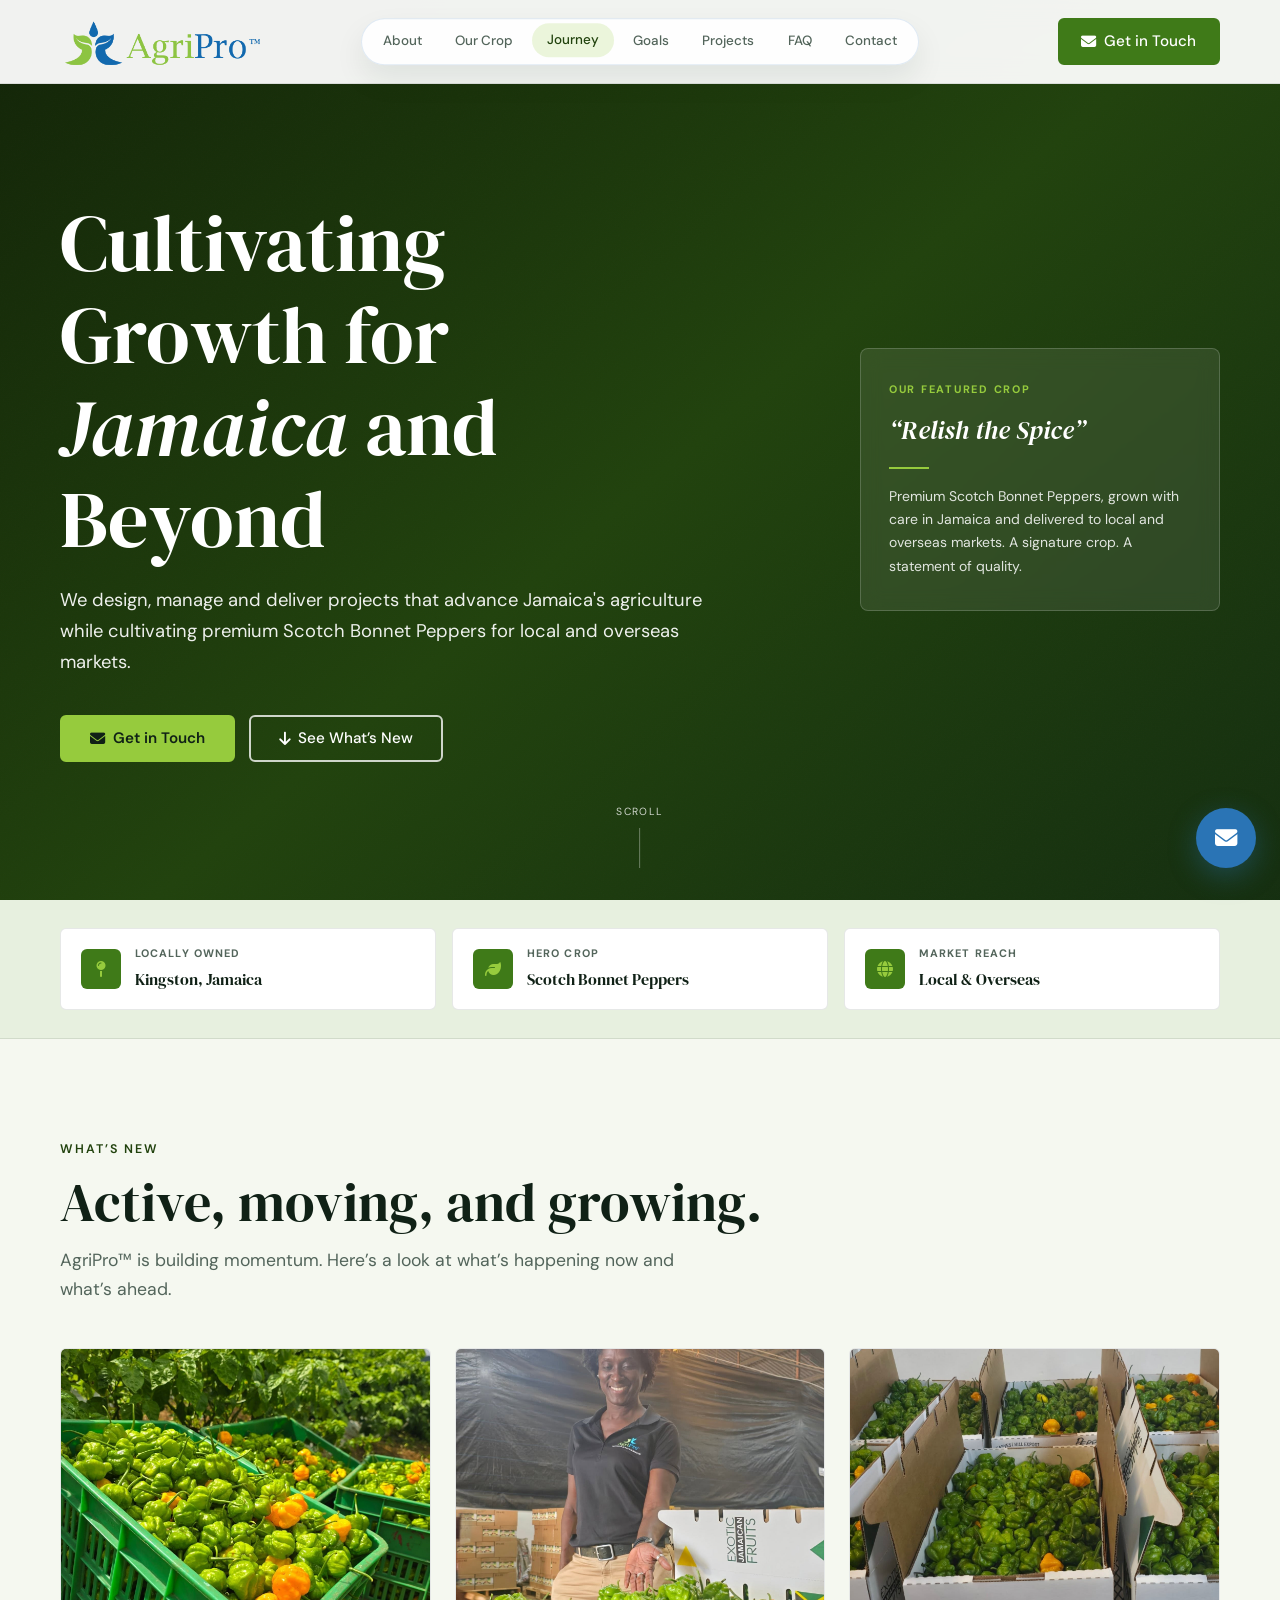
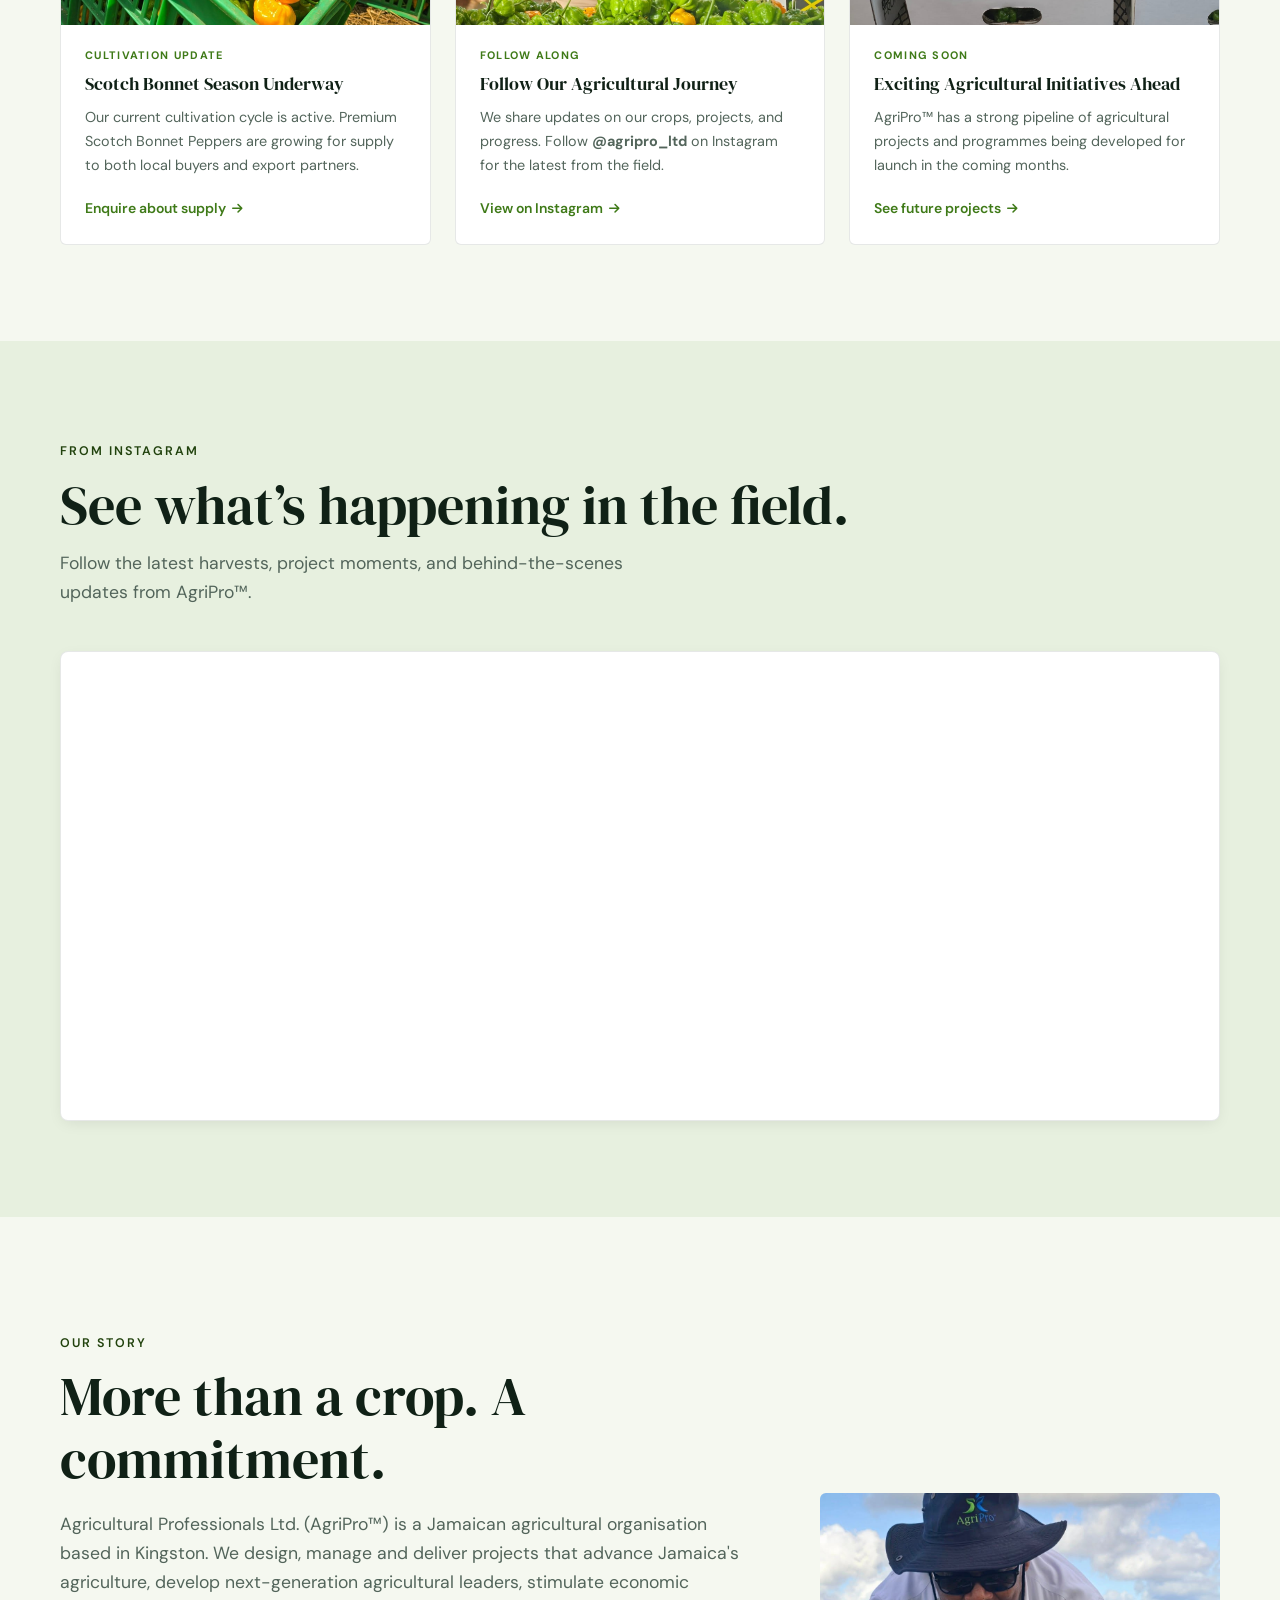
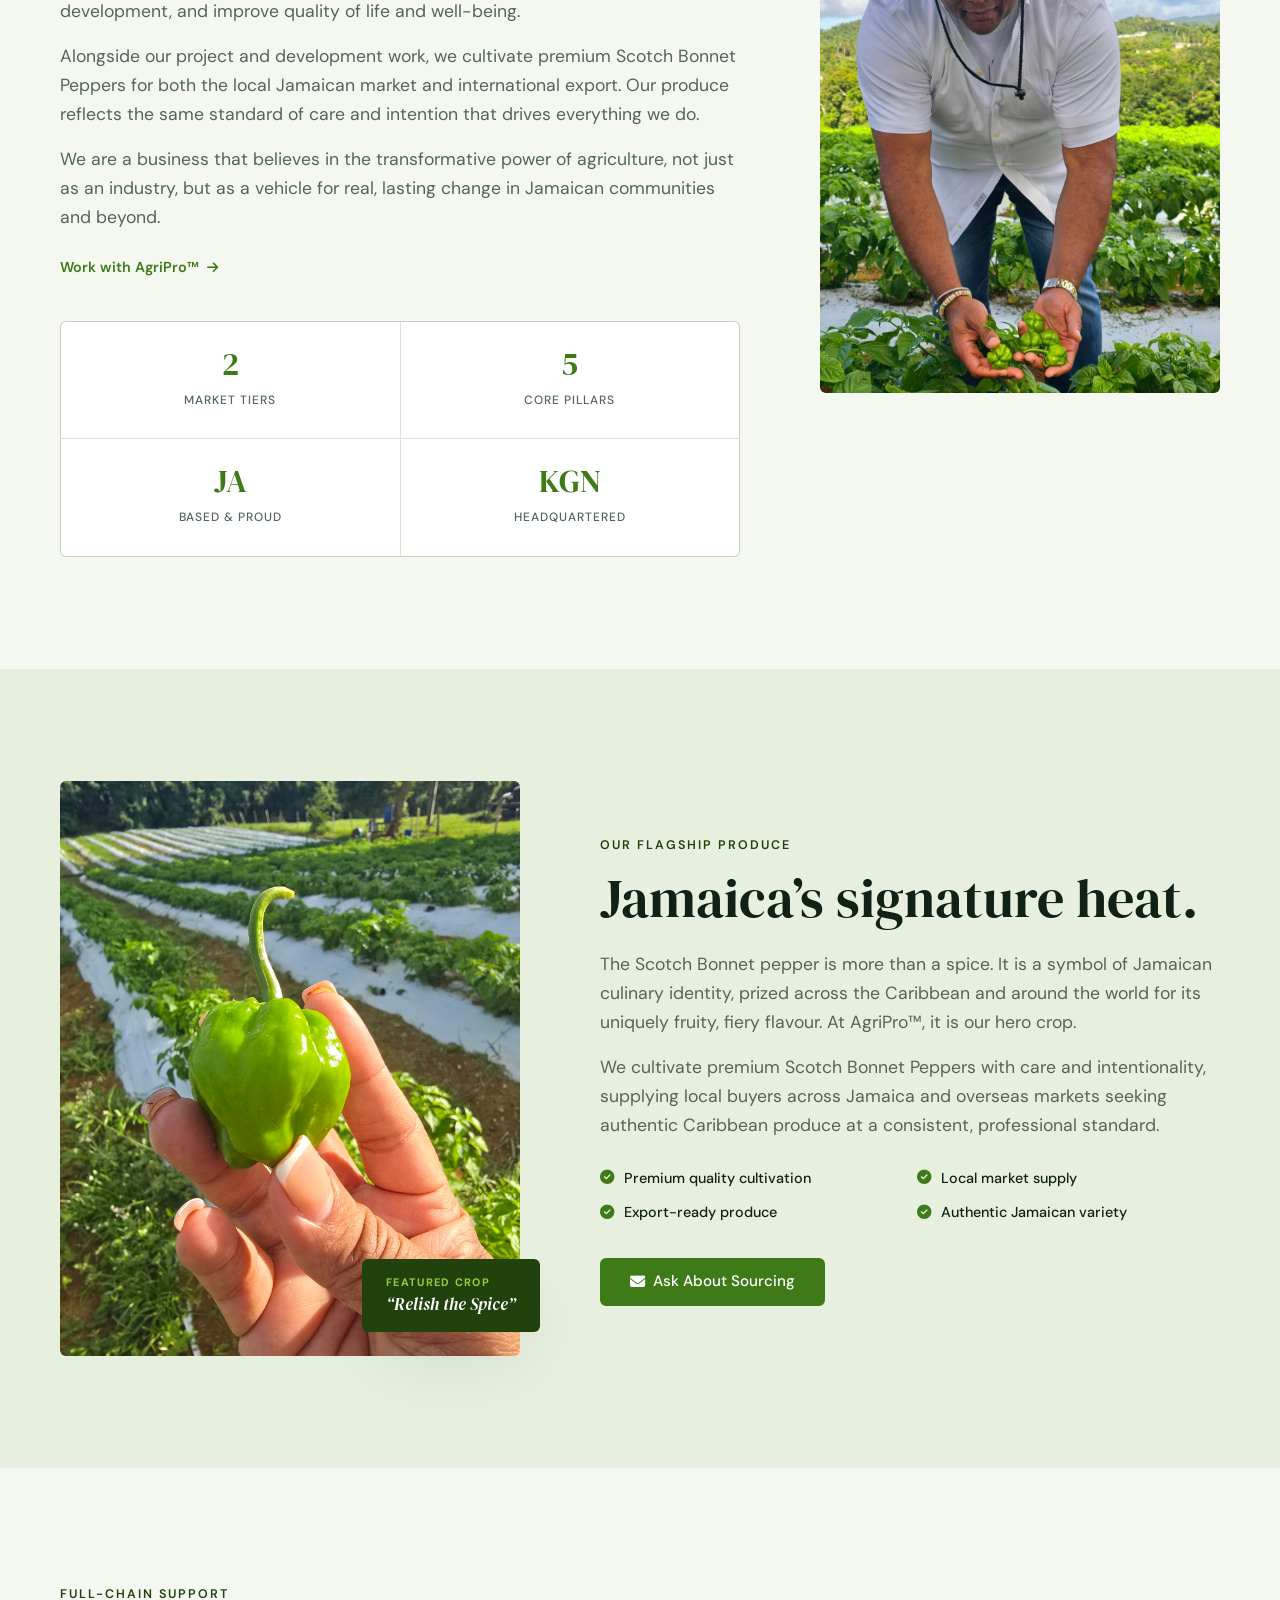
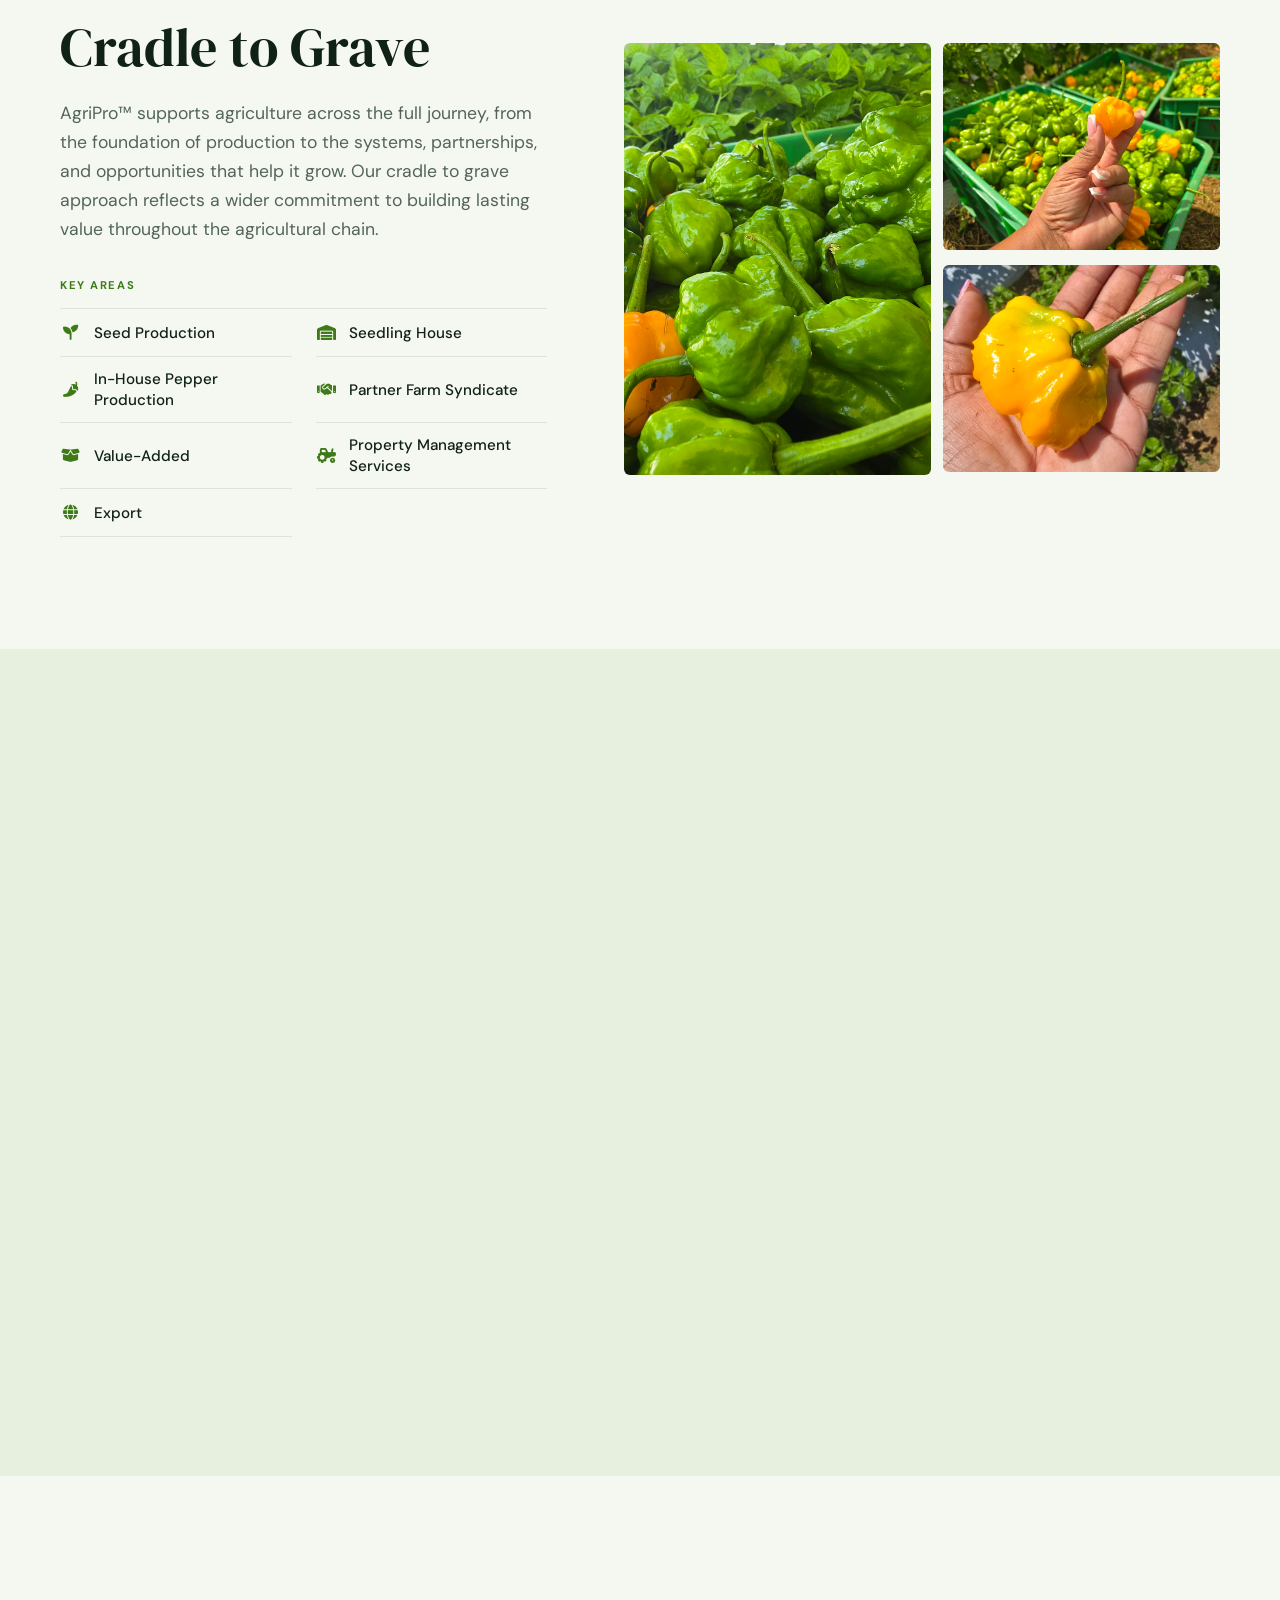
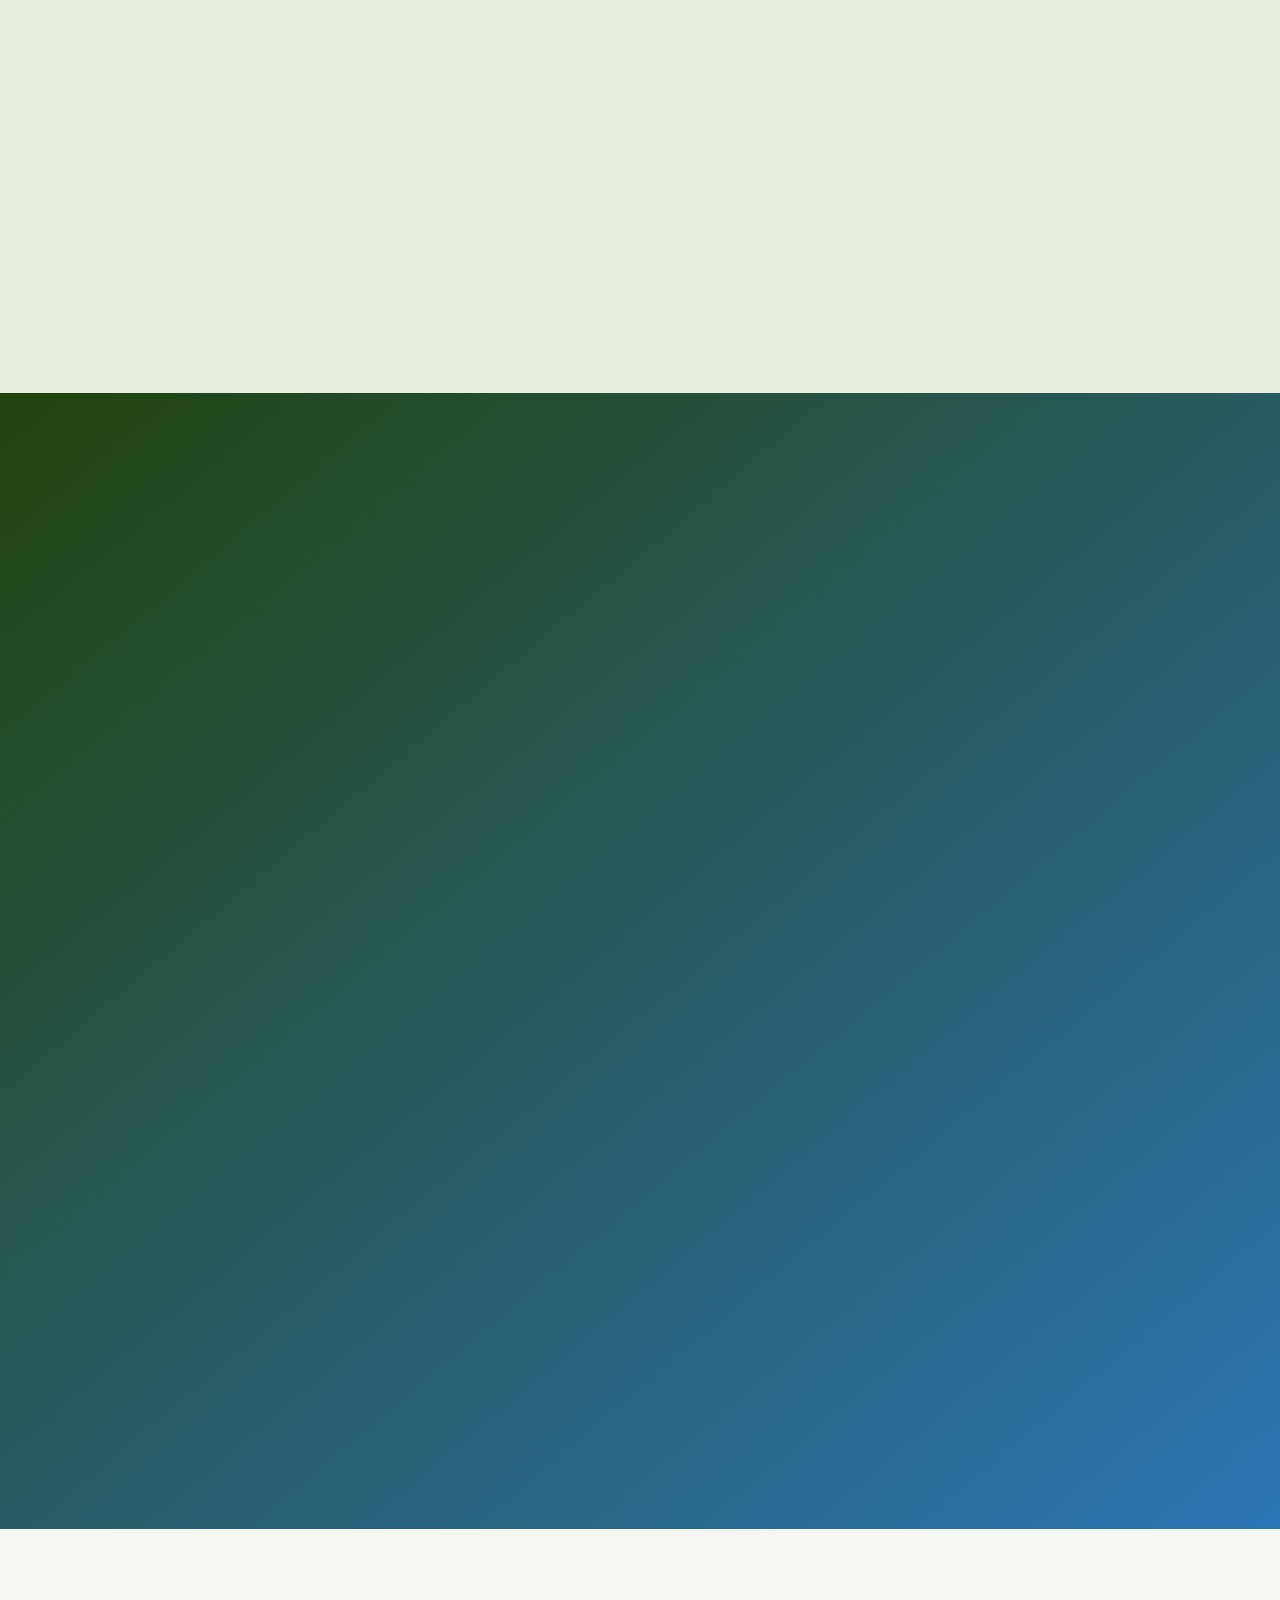
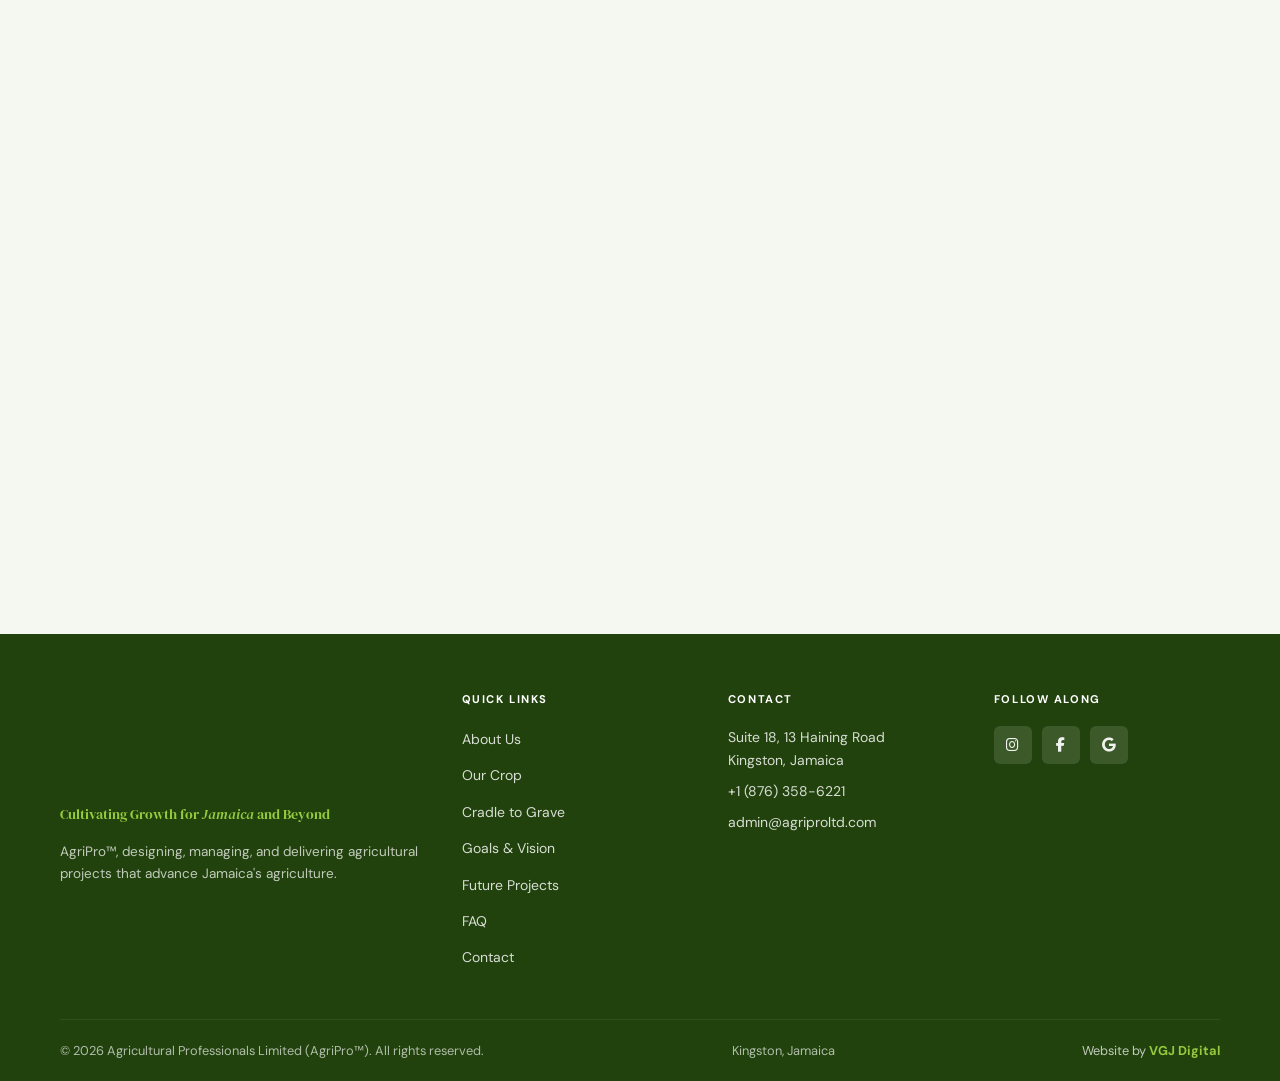
<file: index.html>
<!DOCTYPE html>
<html lang="en">
<head>
  <meta charset="UTF-8">
  <meta name="viewport" content="width=device-width, initial-scale=1.0">

  <!-- Primary Meta -->
  <title>AgriPro™ | Premium Scotch Bonnet Peppers &amp; Agricultural Solutions in Kingston, Jamaica</title>
  <meta name="description" content="AgriPro&trade; designs, manages and delivers projects that advance Jamaica's agriculture while cultivating premium Scotch Bonnet Peppers for local and overseas markets. Based in Kingston, Jamaica.">
  <link rel="canonical" href="https://veltongoodenjrdcc.github.io/agriproltd-website/">

  <!-- Open Graph -->
  <meta property="og:type"        content="website">
  <meta property="og:url"         content="https://veltongoodenjrdcc.github.io/agriproltd-website/">
  <meta property="og:title"       content="AgriPro&trade; | Cultivating Growth for Jamaica and Beyond">
  <meta property="og:description" content="We design, manage and deliver projects that advance Jamaica's agriculture while cultivating premium Scotch Bonnet Peppers for local and overseas markets.">
  <meta property="og:image"       content="https://veltongoodenjrdcc.github.io/agriproltd-website/assets/images/472835831_122132964092427004_7644986744515386914_n.jpg">
  <meta property="og:locale"      content="en_JM">
  <meta property="og:site_name"   content="AgriPro&trade;">

  <!-- Twitter Card -->
  <meta name="twitter:card"        content="summary_large_image">
  <meta name="twitter:title"       content="AgriPro&trade; | Cultivating Growth for Jamaica and Beyond">
  <meta name="twitter:description" content="Premium Scotch Bonnet Peppers and agricultural project delivery for local and overseas markets. Kingston, Jamaica.">
  <meta name="twitter:image"       content="https://veltongoodenjrdcc.github.io/agriproltd-website/assets/images/472835831_122132964092427004_7644986744515386914_n.jpg">

  <!-- Theme color -->
  <meta name="theme-color" content="#2A74B5">

  <!-- Favicon -->
  <link rel="icon"             type="image/png" href="assets/images/favicon.png">
  <link rel="apple-touch-icon"                  href="assets/images/favicon.png">

  <!-- Google Fonts: DM Serif Display + DM Sans (modern-minimal pairing) -->
  <link rel="preconnect" href="https://fonts.googleapis.com">
  <link rel="preconnect" href="https://fonts.gstatic.com" crossorigin>
  <link rel="preload" as="style" href="https://fonts.googleapis.com/css2?family=DM+Sans:wght@300;400;500;600&family=DM+Serif+Display:ital@0;1&display=swap">
  <link rel="stylesheet"         href="https://fonts.googleapis.com/css2?family=DM+Sans:wght@300;400;500;600&family=DM+Serif+Display:ital@0;1&display=swap">

  <!-- Font Awesome (free tier only) -->
  <link rel="stylesheet" href="https://cdnjs.cloudflare.com/ajax/libs/font-awesome/6.5.1/css/all.min.css" crossorigin="anonymous" referrerpolicy="no-referrer">

  <!-- Styles -->
  <link rel="stylesheet" href="assets/css/styles.css">

  <!-- JSON-LD Structured Data -->
  <script type="application/ld+json">
  {
    "@context": "https://schema.org",
    "@graph": [
      {
        "@type": "Organization",
        "@id": "https://veltongoodenjrdcc.github.io/agriproltd-website/#org",
        "name": "Agricultural Professionals Limited",
        "alternateName": "AgriPro\u2122",
        "url": "https://veltongoodenjrdcc.github.io/agriproltd-website/",
        "logo": "https://veltongoodenjrdcc.github.io/agriproltd-website/assets/images/logo.png",
        "description": "Agricultural Professionals Ltd. designs, manages and delivers projects that advance Jamaica's agriculture, develops next-generation agricultural leaders, stimulates economic development, and improves quality of life and well-being. We cultivate Scotch Bonnet Peppers for local and overseas markets.",
        "address": {
          "@type": "PostalAddress",
          "streetAddress": "Suite 18, 13 Haining Road",
          "addressLocality": "Kingston",
          "addressCountry": "JM"
        },
        "telephone": "+18763586221",
        "email": "admin@agriproltd.com",
        "areaServed": ["Jamaica", "Overseas markets"],
        "sameAs": [
          "https://www.instagram.com/agripro_ltd/",
          "https://www.facebook.com/p/AgriPro-Limited-61562810125116/"
        ]
      },
      {
        "@type": "FAQPage",
        "mainEntity": [
          {
            "@type": "Question",
            "name": "What does Agricultural Professionals Ltd. do?",
            "acceptedAnswer": {
              "@type": "Answer",
              "text": "Agricultural Professionals Ltd. (AgriPro\u2122) designs, manages and delivers projects that advance Jamaica's agriculture. We develop next-generation agricultural leaders, stimulate economic development, and improve quality of life and well-being. We also cultivate premium Scotch Bonnet Peppers for local and overseas markets."
            }
          },
          {
            "@type": "Question",
            "name": "What is a Scotch Bonnet Pepper and why does AgriPro\u2122 focus on it?",
            "acceptedAnswer": {
              "@type": "Answer",
              "text": "The Scotch Bonnet is Jamaica's signature pepper, known for its distinctive fruity heat and deep cultural roots in Caribbean cuisine. AgriPro\u2122 cultivates premium Scotch Bonnet Peppers as a flagship crop, supplying both local buyers and export markets."
            }
          },
          {
            "@type": "Question",
            "name": "Do you sell Scotch Bonnet Peppers locally in Jamaica?",
            "acceptedAnswer": {
              "@type": "Answer",
              "text": "Yes. We supply Scotch Bonnet Peppers to the local Jamaican market. Contact us at admin@agriproltd.com or call +1 (876) 358-6221 to discuss your requirements."
            }
          },
          {
            "@type": "Question",
            "name": "Do you export Scotch Bonnet Peppers to overseas markets?",
            "acceptedAnswer": {
              "@type": "Answer",
              "text": "Yes. AgriPro\u2122 cultivates Scotch Bonnet Peppers for both local and overseas markets. If you are an international buyer or importer, reach out to us at admin@agriproltd.com to discuss availability and supply terms."
            }
          },
          {
            "@type": "Question",
            "name": "What types of agricultural projects does AgriPro\u2122 manage?",
            "acceptedAnswer": {
              "@type": "Answer",
              "text": "AgriPro\u2122 designs and delivers a range of agricultural projects including crop production and management, leadership and capacity-building initiatives, economic development projects, and community-focused agricultural programmes."
            }
          },
          {
            "@type": "Question",
            "name": "Where is AgriPro\u2122 located?",
            "acceptedAnswer": {
              "@type": "Answer",
              "text": "Our office is at Suite 18, 13 Haining Road, Kingston, Jamaica. You can reach us by phone at +1 (876) 358-6221 or by email at admin@agriproltd.com."
            }
          }
        ]
      },
      {
        "@type": "BreadcrumbList",
        "itemListElement": [
          {
            "@type": "ListItem",
            "position": 1,
            "name": "Home",
            "item": "https://veltongoodenjrdcc.github.io/agriproltd-website/"
          }
        ]
      }
    ]
  }
  </script>
</head>

<body>

  <!-- Skip to main content -->
  <a class="skip-link" href="#main-content">Skip to main content</a>

  <!-- ======================================================
       NAVIGATION
       ====================================================== -->
  <header id="nav" role="banner">
    <div class="container">
      <div class="nav__inner">

        <!-- Logo -->
        <a href="./" class="nav__logo" aria-label="AgriPro&trade; home">
          <img src="assets/images/logo-horizontal.png"
               alt=""
               class="nav__logo-image"
               width="6008" height="1472">
        </a>

        <!-- Desktop nav links -->
        <nav class="nav__links" aria-label="Main navigation">
          <a href="#about"    class="nav__link" data-nav-link aria-current="false">About</a>
          <a href="#crop"     class="nav__link" data-nav-link aria-current="false">Our Crop</a>
          <a href="#cradle-to-grave" class="nav__link" data-nav-link aria-current="false">Journey</a>
          <a href="#goals"  class="nav__link" data-nav-link aria-current="false">Goals</a>
          <a href="#projects" class="nav__link" data-nav-link aria-current="false">Projects</a>
          <a href="#faq"      class="nav__link" data-nav-link aria-current="false">FAQ</a>
          <a href="#contact"  class="nav__link" data-nav-link aria-current="false">Contact</a>
        </nav>

        <!-- Desktop CTA -->
        <a href="#final-cta"
           class="btn btn--primary nav__cta"
           aria-label="Go to the enquiry form">
          <i class="fa-solid fa-envelope" aria-hidden="true"></i>
          Get in Touch
        </a>

        <!-- Hamburger -->
        <button id="nav-hamburger"
                class="nav__hamburger"
                aria-label="Open navigation menu"
                aria-expanded="false"
                aria-controls="nav-mobile-menu">
          <i class="fa-solid fa-bars" aria-hidden="true"></i>
        </button>

      </div>
    </div>
  </header>

  <!-- Mobile menu (outside header for z-index control) -->
  <div id="nav-mobile-menu" class="nav__mobile-menu" aria-label="Mobile navigation" aria-hidden="true" inert>
    <nav class="nav__mobile-links">
      <a href="#about"    class="nav__mobile-link" data-nav-link aria-current="false">About Us</a>
      <a href="#crop"     class="nav__mobile-link" data-nav-link aria-current="false">Our Crop</a>
      <a href="#cradle-to-grave" class="nav__mobile-link" data-nav-link aria-current="false">Cradle to Grave</a>
      <a href="#goals"  class="nav__mobile-link" data-nav-link aria-current="false">Goals &amp; Vision</a>
      <a href="#projects" class="nav__mobile-link" data-nav-link aria-current="false">Future Projects</a>
      <a href="#faq"      class="nav__mobile-link" data-nav-link aria-current="false">FAQ</a>
      <a href="#contact"  class="nav__mobile-link" data-nav-link aria-current="false">Contact</a>
    </nav>
    <a href="#final-cta"
       class="btn btn--primary" style="width:100%;justify-content:center;">
      <i class="fa-solid fa-envelope" aria-hidden="true"></i>
      Get in Touch
    </a>
  </div>

  <!-- ======================================================
       MAIN CONTENT
       ====================================================== -->
  <main id="main-content">

    <!-- ====================================================
         HERO
         ==================================================== -->
    <section id="hero" aria-label="Hero - AgriPro&trade; introduction">

      <!-- Background carousel -->
      <div class="hero__carousel" aria-hidden="true">
        <!-- PLACEHOLDER images: swap for client-supplied farm/product photography before launch -->
        <div class="hero__slide"></div>
        <div class="hero__slide"></div>
        <div class="hero__slide"></div>
        <div class="hero__slide"></div>
      </div>

      <!-- Overlay and noise texture -->
      <div class="hero__overlay" aria-hidden="true"></div>
      <div class="hero__noise"   aria-hidden="true"></div>

      <!-- Content -->
      <div class="hero__content">
        <div class="container">
          <div class="hero__grid">

            <!-- Main headline -->
            <div class="hero__main">
              <h1 class="hero__h1">
                Cultivating Growth for <em>Jamaica</em> and Beyond
              </h1>
              <p class="hero__sub">
                We design, manage and deliver projects that advance Jamaica's agriculture while cultivating premium Scotch Bonnet Peppers for local and overseas markets.
              </p>
              <div class="hero__ctas">
                <a href="#final-cta"
                   class="btn btn--highlight">
                  <i class="fa-solid fa-envelope" aria-hidden="true"></i>
                  Get in Touch
                </a>
                <a href="#whats-new" class="btn btn--ghost">
                  <i class="fa-solid fa-arrow-down" aria-hidden="true"></i>
                  See What&rsquo;s New
                </a>
              </div>
            </div>

            <!-- Pull-quote card -->
            <aside class="hero__card" aria-label="Brand statement">
              <p class="hero__card-eyebrow">Our Featured Crop</p>
              <blockquote class="hero__card-quote">
                &ldquo;Relish the Spice&rdquo;
              </blockquote>
              <div class="hero__card-rule" aria-hidden="true"></div>
              <p class="hero__card-body">
                Premium Scotch Bonnet Peppers, grown with care in Jamaica and delivered to local and overseas markets. A signature crop. A statement of quality.
              </p>
            </aside>

          </div>
        </div>
      </div>

      <!-- Scroll cue -->
      <div class="hero__scroll-cue" aria-hidden="true">
        <span>Scroll</span>
        <span class="hero__scroll-line"></span>
      </div>

    </section>

    <!-- ====================================================
         SOCIAL PROOF STRIP (trust badges - no rating yet)
         ==================================================== -->
    <div id="proof-strip" aria-label="Trust signals">
      <div class="container">
        <ul class="proof-strip__grid" role="list">
          <li>
            <div class="proof-badge">
              <div class="proof-badge__icon" aria-hidden="true">
                <i class="fa-solid fa-map-pin"></i>
              </div>
              <div class="proof-badge__text">
                <span class="proof-badge__label">Locally Owned</span>
                <span class="proof-badge__value">Kingston, Jamaica</span>
              </div>
            </div>
          </li>
          <li>
            <div class="proof-badge">
              <div class="proof-badge__icon" aria-hidden="true">
                <i class="fa-solid fa-leaf"></i>
              </div>
              <div class="proof-badge__text">
                <span class="proof-badge__label">Hero Crop</span>
                <span class="proof-badge__value">Scotch Bonnet Peppers</span>
              </div>
            </div>
          </li>
          <li>
            <div class="proof-badge">
              <div class="proof-badge__icon" aria-hidden="true">
                <i class="fa-solid fa-globe"></i>
              </div>
              <div class="proof-badge__text">
                <span class="proof-badge__label">Market Reach</span>
                <span class="proof-badge__value">Local &amp; Overseas</span>
              </div>
            </div>
          </li>
        </ul>
      </div>
    </div>

    <!-- ====================================================
         WHAT'S NEW
         ==================================================== -->
    <section id="whats-new" aria-labelledby="whats-new-heading">
      <div class="container">

        <header class="section-header">
          <p class="eyebrow">What&rsquo;s New</p>
          <h2 id="whats-new-heading" class="reveal">Active, moving, and growing.</h2>
          <p class="section-intro reveal reveal--d1">
            AgriPro&trade; is building momentum. Here&rsquo;s a look at what&rsquo;s happening now and what&rsquo;s ahead.
          </p>
        </header>

        <ul class="news-grid" role="list">

          <!-- Card 1 -->
          <li class="reveal reveal--d1">
            <article class="news-card">
              <div class="news-card__img-wrap">
                <!-- PLACEHOLDER: swap for client pepper/field photo -->
                <img src="assets/images/agripro_ltd_DGO-5X3OQLt.jpg"
                     alt="Harvest crates filled with Scotch Bonnet peppers at an AgriPro&trade; field"
                     class="news-card__img"
                     width="600" height="338"
                     loading="lazy">
              </div>
              <div class="news-card__body">
                <span class="news-card__tag">Cultivation Update</span>
                <h3 class="news-card__title">Scotch Bonnet Season Underway</h3>
                <p class="news-card__excerpt">
                  Our current cultivation cycle is active. Premium Scotch Bonnet Peppers are growing for supply to both local buyers and export partners.
                </p>
                <a href="#final-cta"
                   class="news-card__link">
                  Enquire about supply <i class="fa-solid fa-arrow-right" aria-hidden="true"></i>
                </a>
              </div>
            </article>
          </li>

          <!-- Card 2 -->
          <li class="reveal reveal--d2">
            <article class="news-card">
              <div class="news-card__img-wrap">
                <!-- PLACEHOLDER: swap for client social/brand photo -->
                <img src="assets/images/475409108_17912320704067454_8020416006217473287_n.jpg"
                     alt="An AgriPro&trade; team member standing behind fresh Scotch Bonnet peppers"
                     class="news-card__img"
                     width="600" height="338"
                     loading="lazy">
              </div>
              <div class="news-card__body">
                <span class="news-card__tag">Follow Along</span>
                <h3 class="news-card__title">Follow Our Agricultural Journey</h3>
                <p class="news-card__excerpt">
                  We share updates on our crops, projects, and progress. Follow <strong>@agripro_ltd</strong> on Instagram for the latest from the field.
                </p>
                <a href="https://www.instagram.com/agripro_ltd/"
                   class="news-card__link"
                   target="_blank"
                   rel="noopener noreferrer"
                   aria-label="Follow AgriPro&trade; on Instagram (opens in a new tab)">
                  View on Instagram <i class="fa-solid fa-arrow-right" aria-hidden="true"></i>
                </a>
              </div>
            </article>
          </li>

          <!-- Card 3 -->
          <li class="reveal reveal--d3">
            <article class="news-card">
              <div class="news-card__img-wrap">
                <!-- PLACEHOLDER: swap for client project or team photo -->
                <img src="assets/images/475451727_17912320713067454_729291088697328721_n.jpg"
                     alt="Packed boxes of Scotch Bonnet peppers ready for distribution"
                     class="news-card__img"
                     width="600" height="338"
                     loading="lazy">
              </div>
              <div class="news-card__body">
                <span class="news-card__tag">Coming Soon</span>
                <h3 class="news-card__title">Exciting Agricultural Initiatives Ahead</h3>
                <p class="news-card__excerpt">
                  AgriPro&trade; has a strong pipeline of agricultural projects and programmes being developed for launch in the coming months.
                </p>
                <a href="#projects" class="news-card__link">
                  See future projects <i class="fa-solid fa-arrow-right" aria-hidden="true"></i>
                </a>
              </div>
            </article>
          </li>

        </ul>
      </div>
    </section>

    <!-- ====================================================
         INSTAGRAM FEED
         ==================================================== -->
    <section id="instagram-feed" aria-labelledby="instagram-feed-heading">
      <div class="container">

        <header class="section-header">
          <p class="eyebrow reveal">From Instagram</p>
          <h2 id="instagram-feed-heading" class="reveal reveal--d1">See what&rsquo;s happening in the field.</h2>
          <p class="section-intro reveal reveal--d2">
            Follow the latest harvests, project moments, and behind-the-scenes updates from AgriPro&trade;.
          </p>
        </header>

        <div class="instagram-feed__embed reveal reveal--d3">
          <div class="elfsight-app-9d7d2c57-ef60-429b-b143-229e16730083" data-elfsight-app-lazy></div>
        </div>

      </div>
    </section>

    <!-- ====================================================
         ABOUT
         ==================================================== -->
    <section id="about" aria-labelledby="about-heading">
      <div class="container about__inner">
        <div class="about__grid">

          <!-- Text column -->
          <div class="about__content">
            <p class="eyebrow about__eyebrow reveal">Our Story</p>
            <h2 id="about-heading" class="about__h2 reveal reveal--d1">
              More than a crop. A commitment.
            </h2>
            <p class="about__text reveal reveal--d2">
              Agricultural Professionals Ltd. (AgriPro&trade;) is a Jamaican agricultural organisation based in Kingston. We design, manage and deliver projects that advance Jamaica's agriculture, develop next-generation agricultural leaders, stimulate economic development, and improve quality of life and well-being.
            </p>
            <p class="about__text reveal reveal--d2">
              Alongside our project and development work, we cultivate premium Scotch Bonnet Peppers for both the local Jamaican market and international export. Our produce reflects the same standard of care and intention that drives everything we do.
            </p>
            <p class="about__text reveal reveal--d3">
              We are a business that believes in the transformative power of agriculture, not just as an industry, but as a vehicle for real, lasting change in Jamaican communities and beyond.
            </p>
            <a href="#final-cta" class="about__cta-link reveal reveal--d3">
              Work with AgriPro&trade; <i class="fa-solid fa-arrow-right" aria-hidden="true"></i>
            </a>

            <!-- Stats -->
            <div class="about__stats reveal reveal--d4" aria-label="AgriPro&trade; at a glance">
              <div class="about__stat">
                <span class="about__stat-value">2</span>
                <span class="about__stat-label">Market Tiers</span>
              </div>
              <div class="about__stat">
                <span class="about__stat-value">5</span>
                <span class="about__stat-label">Core Pillars</span>
              </div>
              <div class="about__stat">
                <span class="about__stat-value">JA</span>
                <span class="about__stat-label">Based &amp; Proud</span>
              </div>
              <div class="about__stat">
                <span class="about__stat-value">KGN</span>
                <span class="about__stat-label">Headquartered</span>
              </div>
            </div>
          </div>

          <!-- Image column -->
          <div class="about__img-col reveal">
            <!-- PLACEHOLDER: swap for a client-supplied team or farm photo before launch -->
            <img src="assets/images/agripro_ltd_DEN6FFySe5W.jpg"
                 alt="AgriPro&trade; team members working in the field in Kingston, Jamaica"
                 class="about__img"
                 width="800" height="1000"
                 loading="lazy">
          </div>

        </div>
      </div>
    </section>

    <!-- ====================================================
         FEATURED CROP - SCOTCH BONNET PEPPER
         ==================================================== -->
    <section id="crop" aria-labelledby="crop-heading">
      <div class="container">
        <div class="crop__grid">

          <!-- Image -->
          <div class="crop__img-wrap reveal">
            <!-- PLACEHOLDER: swap for client-supplied Scotch Bonnet pepper photography -->
            <img src="assets/images/agripro_ltd_DExXBd2OIyi.jpg"
                 alt="Fresh Scotch Bonnet peppers held in hand at an AgriPro&trade; harvest"
                 class="crop__img"
                 width="800" height="1000"
                 loading="lazy">
            <div class="crop__badge" aria-hidden="true">
              <span>Featured Crop</span>
              &ldquo;Relish the Spice&rdquo;
            </div>
          </div>

          <!-- Content -->
          <div class="crop__content">
            <p class="eyebrow reveal">Our Flagship Produce</p>
            <h2 id="crop-heading" class="crop__h2 reveal reveal--d1">
              Jamaica&rsquo;s signature heat.
            </h2>
            <p class="crop__text reveal reveal--d2">
              The Scotch Bonnet pepper is more than a spice. It is a symbol of Jamaican culinary identity, prized across the Caribbean and around the world for its uniquely fruity, fiery flavour. At AgriPro&trade;, it is our hero crop.
            </p>
            <p class="crop__text reveal reveal--d2">
              We cultivate premium Scotch Bonnet Peppers with care and intentionality, supplying local buyers across Jamaica and overseas markets seeking authentic Caribbean produce at a consistent, professional standard.
            </p>

            <div class="crop__features reveal reveal--d3" aria-label="Crop highlights">
              <div class="crop__feature">
                <i class="fa-solid fa-check-circle crop__feature-icon" aria-hidden="true"></i>
                <span class="crop__feature-text">Premium quality cultivation</span>
              </div>
              <div class="crop__feature">
                <i class="fa-solid fa-check-circle crop__feature-icon" aria-hidden="true"></i>
                <span class="crop__feature-text">Local market supply</span>
              </div>
              <div class="crop__feature">
                <i class="fa-solid fa-check-circle crop__feature-icon" aria-hidden="true"></i>
                <span class="crop__feature-text">Export-ready produce</span>
              </div>
              <div class="crop__feature">
                <i class="fa-solid fa-check-circle crop__feature-icon" aria-hidden="true"></i>
                <span class="crop__feature-text">Authentic Jamaican variety</span>
              </div>
            </div>

            <a href="#final-cta"
               class="btn btn--primary reveal reveal--d4"
               aria-label="Go to the enquiry form for sourcing questions">
              <i class="fa-solid fa-envelope" aria-hidden="true"></i>
              Ask About Sourcing
            </a>
          </div>

        </div>
      </div>
    </section>

    <!-- ====================================================
         CRADLE TO GRAVE
         ==================================================== -->
    <section id="cradle-to-grave" aria-labelledby="cradle-heading">
      <div class="container">
        <div class="cradle__grid">

          <div class="cradle__content">
            <p class="eyebrow">Full-Chain Support</p>
            <h2 id="cradle-heading" class="cradle__h2">
              Cradle to Grave
            </h2>
            <p class="cradle__text">
              AgriPro&trade; supports agriculture across the full journey, from the foundation of production to the systems, partnerships, and opportunities that help it grow. Our cradle to grave approach reflects a wider commitment to building lasting value throughout the agricultural chain.
            </p>

            <div class="cradle__areas" aria-label="Cradle to grave key areas">
              <p class="cradle__areas-heading">Key Areas</p>
              <ul class="cradle__area-list" role="list">
                <li><i class="fa-solid fa-seedling" aria-hidden="true"></i><span>Seed Production</span></li>
                <li><i class="fa-solid fa-warehouse" aria-hidden="true"></i><span>Seedling House</span></li>
                <li><i class="fa-solid fa-pepper-hot" aria-hidden="true"></i><span>In-House Pepper Production</span></li>
                <li><i class="fa-solid fa-handshake" aria-hidden="true"></i><span>Partner Farm Syndicate</span></li>
                <li><i class="fa-solid fa-box-open" aria-hidden="true"></i><span>Value-Added</span></li>
                <li><i class="fa-solid fa-tractor" aria-hidden="true"></i><span>Property Management Services</span></li>
                <li><i class="fa-solid fa-globe" aria-hidden="true"></i><span>Export</span></li>
              </ul>
            </div>
          </div>

          <div class="cradle__gallery" aria-label="Scotch Bonnet pepper production and harvest">
            <figure class="cradle__image-wrap cradle__image-wrap--primary">
              <img src="assets/images/cradle-to-grave-green-peppers.jpg"
                   alt="Fresh green Scotch Bonnet peppers harvested in a green crate"
                   class="cradle__image"
                   width="3018" height="2958"
                   loading="lazy">
            </figure>
            <figure class="cradle__image-wrap">
              <img src="assets/images/cradle-to-grave-harvest-crates.jpg"
                   alt="A ripe yellow Scotch Bonnet pepper held above harvest crates"
                   class="cradle__image"
                   width="4000" height="3000"
                   loading="lazy">
            </figure>
            <figure class="cradle__image-wrap">
              <img src="assets/images/cradle-to-grave-yellow-pepper.jpg"
                   alt="A ripe yellow Scotch Bonnet pepper resting in a hand at the farm"
                   class="cradle__image"
                   width="4000" height="3000"
                   loading="lazy">
            </figure>
          </div>

        </div>
      </div>
    </section>

    <!-- ====================================================
         GOALS / VISION / PILLARS
         ==================================================== -->
    <section id="goals" aria-labelledby="goals-heading">
      <div class="container">

        <div class="goals__top">
          <p class="eyebrow reveal">Our Foundation</p>
          <h2 id="goals-heading" class="reveal reveal--d1">Driven by purpose.</h2>
          <p class="section-intro reveal reveal--d2">
            Everything AgriPro&trade; does is grounded in clear goals, a bold vision, and five pillars that guide how we work.
          </p>
        </div>

        <div class="goals__blocks">

          <!-- Goal -->
          <div class="goal-block reveal">
            <p class="goal-block__eyebrow">Our Goal</p>
            <div class="goal-block__icon" aria-hidden="true">
              <i class="fa-solid fa-bullseye"></i>
            </div>
            <p class="goal-block__text">
              Design, manage and develop projects that advance Jamaican agriculture, develop next-generation agricultural leaders, stimulate economic development, and improve quality of life and well-being.
            </p>
          </div>

          <!-- Vision -->
          <div class="goal-block reveal reveal--d2">
            <p class="goal-block__eyebrow">Our Vision</p>
            <div class="goal-block__icon" aria-hidden="true">
              <i class="fa-solid fa-eye"></i>
            </div>
            <p class="goal-block__text">
              To provide world-class Agri-solutions that will radically shift the agricultural landscape, making us the provider of choice for agricultural development in Jamaica and beyond.
            </p>
          </div>

        </div>

        <!-- Pillars -->
        <div class="reveal reveal--d3">
          <p class="pillars__heading">Our Core Pillars</p>
          <ul class="pillars__grid" role="list" aria-label="AgriPro&trade;'s five core pillars">
            <li>
              <div class="pillar">
                <i class="fa-solid fa-shield-halved" aria-hidden="true"></i>
                Accountability
              </div>
            </li>
            <li>
              <div class="pillar">
                <i class="fa-solid fa-comments" aria-hidden="true"></i>
                Communication
              </div>
            </li>
            <li>
              <div class="pillar">
                <i class="fa-solid fa-handshake" aria-hidden="true"></i>
                Integrity
              </div>
            </li>
            <li>
              <div class="pillar">
                <i class="fa-solid fa-arrow-trend-up" aria-hidden="true"></i>
                Growth
              </div>
            </li>
            <li>
              <div class="pillar">
                <i class="fa-solid fa-people-group" aria-hidden="true"></i>
                Teamwork
              </div>
            </li>
          </ul>
        </div>

      </div>
    </section>

    <!-- ====================================================
         FUTURE PROJECTS
         ==================================================== -->
    <section id="projects" aria-labelledby="projects-heading">
      <div class="container">

        <header class="projects__header">
          <p class="eyebrow reveal">What&rsquo;s Ahead</p>
          <h2 id="projects-heading" class="reveal reveal--d1">Future Projects</h2>
          <p class="projects__intro reveal reveal--d2">
            AgriPro&trade; has a strong pipeline in development. These are the initiatives taking shape as we continue to grow our agricultural footprint.
          </p>
        </header>

        <ul class="projects-grid" role="list">

          <!-- Project 1 -->
          <li class="reveal reveal--d1">
            <article class="project-card" tabindex="0">
              <div class="project-card__icon" aria-hidden="true">
                <i class="fa-solid fa-graduation-cap"></i>
              </div>
              <span class="project-card__status">In Development</span>
              <h3 class="project-card__title">Agricultural Leadership Programme</h3>
              <p class="project-card__text">
                A structured initiative to identify and develop the next generation of Jamaican agricultural leaders, providing training, mentorship, and practical field experience.
              </p>
            </article>
          </li>

          <!-- Project 2 -->
          <li class="reveal reveal--d2">
            <article class="project-card" tabindex="0">
              <div class="project-card__icon" aria-hidden="true">
                <i class="fa-solid fa-ship"></i>
              </div>
              <span class="project-card__status">Planned</span>
              <h3 class="project-card__title">Overseas Export Expansion</h3>
              <p class="project-card__text">
                Scaling AgriPro&trade;'s Scotch Bonnet Pepper supply to meet growing international demand, with a focus on building consistent export relationships in key overseas markets.
              </p>
            </article>
          </li>

          <!-- Project 3 -->
          <li class="reveal reveal--d3">
            <article class="project-card" tabindex="0">
              <div class="project-card__icon" aria-hidden="true">
                <i class="fa-solid fa-people-roof"></i>
              </div>
              <span class="project-card__status">Planned</span>
              <h3 class="project-card__title">Community Food Security Initiative</h3>
              <p class="project-card__text">
                An agricultural development project designed to improve food security and quality of life in Jamaican communities through sustainable local farming practices.
              </p>
            </article>
          </li>

        </ul>

        <div class="projects__footer-note reveal reveal--d4">
          <p>
            <strong>More details coming soon.</strong> AgriPro&trade; is actively developing its project portfolio for the coming months. If you are interested in partnering on an agricultural initiative or project, <a href="#final-cta" style="color: var(--color-primary); text-decoration: underline; text-underline-offset: 3px;">get in touch</a>.
          </p>
        </div>

      </div>
    </section>

    <!-- ====================================================
         FAQ
         ==================================================== -->
    <section id="faq" aria-labelledby="faq-heading">
      <div class="container">

        <header class="faq__header">
          <p class="eyebrow reveal">Questions &amp; Answers</p>
          <h2 id="faq-heading" class="reveal reveal--d1">The questions we hear most often.</h2>
          <p class="faq__intro reveal reveal--d2">
            Quick answers to what clients and partners usually ask. If yours isn&rsquo;t here, just email us.
          </p>
        </header>

        <div class="faq__list reveal" role="list">

          <details class="faq__item">
            <summary>
              What does AgriPro™ do?
              <span class="faq__icon" aria-hidden="true"><i class="fa-solid fa-plus"></i></span>
            </summary>
            <div class="faq__answer">
              Agricultural Professionals Ltd. (AgriPro&trade;) designs, manages and delivers projects that advance Jamaica's agriculture. This includes crop production, agricultural leadership development, community economic development, and overall quality-of-life improvement through agricultural initiatives. We also cultivate premium Scotch Bonnet Peppers for both local and overseas markets.
            </div>
          </details>

          <details class="faq__item">
            <summary>
              What is a Scotch Bonnet Pepper and why does AgriPro&trade; focus on it?
              <span class="faq__icon" aria-hidden="true"><i class="fa-solid fa-plus"></i></span>
            </summary>
            <div class="faq__answer">
              The Scotch Bonnet is Jamaica's signature pepper, known for its distinctive fruity heat and deep cultural roots in Caribbean cuisine. It is highly sought after locally and internationally. AgriPro&trade; cultivates it as our flagship crop because it represents a strong commercial opportunity, a genuine connection to Jamaican agricultural identity, and a product we can deliver with consistency and pride.
            </div>
          </details>

          <details class="faq__item">
            <summary>
              Do you sell Scotch Bonnet Peppers to local buyers in Jamaica?
              <span class="faq__icon" aria-hidden="true"><i class="fa-solid fa-plus"></i></span>
            </summary>
            <div class="faq__answer">
              Yes. We supply Scotch Bonnet Peppers to the local Jamaican market. Whether you are a business, distributor, or individual buyer, contact us at <a href="mailto:admin@agriproltd.com">admin@agriproltd.com</a> or call <a href="tel:+18763586221">+1 (876) 358-6221</a> to discuss your requirements and availability.
            </div>
          </details>

          <details class="faq__item">
            <summary>
              Do you export Scotch Bonnet Peppers to overseas markets?
              <span class="faq__icon" aria-hidden="true"><i class="fa-solid fa-plus"></i></span>
            </summary>
            <div class="faq__answer">
              Yes. AgriPro&trade; cultivates Scotch Bonnet Peppers for both local and overseas markets. If you are an international buyer or importer seeking authentic Jamaican Scotch Bonnet Peppers, reach out to us at <a href="mailto:admin@agriproltd.com">admin@agriproltd.com</a> to discuss supply terms, volume, and availability.
            </div>
          </details>

          <details class="faq__item">
            <summary>
              What types of agricultural projects does AgriPro&trade; manage?
              <span class="faq__icon" aria-hidden="true"><i class="fa-solid fa-plus"></i></span>
            </summary>
            <div class="faq__answer">
              AgriPro&trade; designs and delivers a range of agricultural projects, including crop production and farm management, agricultural leadership and capacity-building programmes, economic development initiatives, and community-focused agricultural programmes. Our approach is full-cycle: we design, manage, and deliver.
            </div>
          </details>

          <details class="faq__item">
            <summary>
              How does AgriPro&trade; support the development of agricultural leaders?
              <span class="faq__icon" aria-hidden="true"><i class="fa-solid fa-plus"></i></span>
            </summary>
            <div class="faq__answer">
              Developing the next generation of Jamaican agricultural leaders is one of our core goals. We are actively developing programmes that provide training, mentorship, and practical experience for individuals looking to build careers and businesses in agriculture. Stay connected on our social channels for updates.
            </div>
          </details>

          <details class="faq__item">
            <summary>
              Where is AgriPro&trade; located?
              <span class="faq__icon" aria-hidden="true"><i class="fa-solid fa-plus"></i></span>
            </summary>
            <div class="faq__answer">
              Our office is at Suite 18, 13 Haining Road, Kingston, Jamaica. You can reach us by phone at <a href="tel:+18763586221">+1 (876) 358-6221</a> or by email at <a href="mailto:admin@agriproltd.com">admin@agriproltd.com</a>. Follow us on Instagram <a href="https://www.instagram.com/agripro_ltd/" target="_blank" rel="noopener">@agripro_ltd</a> for updates.
            </div>
          </details>

          <details class="faq__item">
            <summary>
              Does AgriPro&trade; work with other organisations or government bodies?
              <span class="faq__icon" aria-hidden="true"><i class="fa-solid fa-plus"></i></span>
            </summary>
            <div class="faq__answer">
              AgriPro&trade; is open to partnerships, collaborations, and engagements with organisations, institutions, and government bodies that share our commitment to advancing Jamaican agriculture. Contact us to discuss how we can work together.
            </div>
          </details>

          <details class="faq__item">
            <summary>
              Are you open to consulting or project management engagements?
              <span class="faq__icon" aria-hidden="true"><i class="fa-solid fa-plus"></i></span>
            </summary>
            <div class="faq__answer">
              Yes. If you have an agricultural project, initiative, or challenge you need help designing or managing, AgriPro&trade; is available to discuss consulting and project management engagements. Get in touch at <a href="mailto:admin@agriproltd.com">admin@agriproltd.com</a> with a brief overview of your project.
            </div>
          </details>

          <details class="faq__item">
            <summary>
              How do I stay updated on AgriPro&trade;&rsquo;s activities and announcements?
              <span class="faq__icon" aria-hidden="true"><i class="fa-solid fa-plus"></i></span>
            </summary>
            <div class="faq__answer">
              Follow us on Instagram at <a href="https://www.instagram.com/agripro_ltd/" target="_blank" rel="noopener">@agripro_ltd</a> and on Facebook at <a href="https://www.facebook.com/p/AgriPro-Limited-61562810125116/" target="_blank" rel="noopener">AgriPro&trade; Limited</a>. We share cultivation updates, project announcements, and agricultural news across our social channels.
            </div>
          </details>

        </div>

      </div>
    </section>

    <!-- ====================================================
         FINAL CTA BANNER
         ==================================================== -->
    <section id="final-cta" aria-labelledby="final-cta-heading">
      <div class="container final-cta__inner">

        <p class="eyebrow final-cta__eyebrow eyebrow--light reveal">Ready to connect?</p>
        <h2 id="final-cta-heading" class="final-cta__h2 reveal reveal--d1">
          Let&rsquo;s grow Jamaica&rsquo;s agriculture together.
        </h2>
        <p class="final-cta__sub reveal reveal--d2">
          Whether you&rsquo;re looking to source premium Scotch Bonnet Peppers, collaborate on an agricultural project, or explore what AgriPro&trade; can do for your initiative, we&rsquo;d love to hear from you.
        </p>
        <div class="final-cta__form-wrap reveal reveal--d3">
          <form action="https://api.web3forms.com/submit"
                method="POST"
                class="contact-form contact-form--dark"
                id="enquiry-form"
                aria-label="Website enquiry form">
            <input type="hidden" name="access_key" value="51fbb073-10c3-420b-a5e1-d432ff429c44">
            <div class="contact-form__grid contact-form__grid--two">
              <div class="contact-form__field">
                <label class="contact-form__label" for="final-name">Your Name</label>
                <input id="final-name"
                       class="contact-form__input"
                       type="text"
                       name="name"
                       placeholder="Your Name"
                       autocomplete="name"
                       required>
              </div>
              <div class="contact-form__field">
                <label class="contact-form__label" for="final-email">Your Email</label>
                <input id="final-email"
                       class="contact-form__input"
                       type="email"
                       name="email"
                       placeholder="Your Email"
                       autocomplete="email"
                       required>
              </div>
            </div>
            <div class="contact-form__field">
              <label class="contact-form__label" for="final-message">How can we help?</label>
              <textarea id="final-message"
                        class="contact-form__textarea"
                        name="message"
                        placeholder="How can we help?"
                        required></textarea>
            </div>

            <div class="contact-form__actions">
              <button type="submit" class="btn btn--highlight btn--lg final-cta__btn contact-form__submit">Submit</button>
            </div>
          </form>
        </div>

        <p class="final-cta__support reveal reveal--d4">
          Prefer to call? Reach us at
          <a href="tel:+18763586221">+1 (876) 358-6221</a>
        </p>

      </div>
    </section>

    <!-- ====================================================
         CONTACT + LOCATION
         ==================================================== -->
    <section id="contact" aria-labelledby="contact-heading">
      <div class="container">

        <div class="contact__grid">

          <!-- Info column -->
          <div class="contact__info">
            <p class="eyebrow reveal">Contact &amp; Location</p>
            <h2 id="contact-heading" class="contact__h2 reveal reveal--d1">We&rsquo;re easy to reach.</h2>
            <p class="contact__intro reveal reveal--d2">
              Whether you want to source Scotch Bonnet Peppers, discuss a project, or simply learn more about AgriPro&trade;, get in touch.
            </p>

            <div class="contact__blocks">

              <div class="contact__block reveal reveal--d2">
                <div class="contact__block-icon" aria-hidden="true">
                  <i class="fa-solid fa-location-dot"></i>
                </div>
                <div>
                  <span class="contact__block-label">Visit</span>
                  <p class="contact__block-value">Suite 18, 13 Haining Road, Kingston, Jamaica</p>
                </div>
              </div>

              <div class="contact__block reveal reveal--d3">
                <div class="contact__block-icon" aria-hidden="true">
                  <i class="fa-solid fa-phone"></i>
                </div>
                <div>
                  <span class="contact__block-label">Call</span>
                  <p class="contact__block-value">
                    <a href="tel:+18763586221">+1 (876) 358-6221</a>
                  </p>
                </div>
              </div>

              <div class="contact__block reveal reveal--d4">
                <div class="contact__block-icon" aria-hidden="true">
                  <i class="fa-solid fa-envelope"></i>
                </div>
                <div>
                  <span class="contact__block-label">Email</span>
                  <p class="contact__block-value">
                    <a href="mailto:admin@agriproltd.com">admin@agriproltd.com</a>
                  </p>
                </div>
              </div>

            </div>

            <!-- Social links -->
            <div class="contact__social reveal reveal--d4" aria-label="Social media">
              <a href="https://www.instagram.com/agripro_ltd/"
                 class="contact__social-link"
                 target="_blank"
                 rel="noopener noreferrer"
                 aria-label="AgriPro&trade; on Instagram (opens in new tab)">
                <i class="fa-brands fa-instagram" aria-hidden="true"></i>
              </a>
              <a href="https://www.facebook.com/p/AgriPro-Limited-61562810125116/"
                 class="contact__social-link"
                 target="_blank"
                 rel="noopener noreferrer"
                 aria-label="AgriPro&trade; on Facebook (opens in new tab)">
                <i class="fa-brands fa-facebook-f" aria-hidden="true"></i>
              </a>
              <a href="https://share.google/DpJAHsSvfEH4MzCaW"
                 class="contact__social-link"
                 target="_blank"
                 rel="noopener noreferrer"
                 aria-label="AgriPro&trade; on Google Maps (opens in new tab)">
                <i class="fa-brands fa-google" aria-hidden="true"></i>
              </a>
            </div>
          </div>

          <!-- Map column -->
          <div class="reveal reveal--d2">
            <div class="contact__map-wrap">
              <iframe
                class="contact__map"
                title="AgriPro&trade; office location - Suite 18, 13 Haining Road, Kingston, Jamaica"
                src="https://maps.google.com/maps?q=13+Haining+Road,+Kingston,+Jamaica&output=embed"
                loading="lazy"
                allowfullscreen
                aria-label="Map showing AgriPro&trade;'s office at 13 Haining Road, Kingston, Jamaica">
              </iframe>
            </div>
          </div>

        </div>
      </div>
    </section>

  </main>

  <!-- ======================================================
       FOOTER
       ====================================================== -->
  <footer id="footer" role="contentinfo">
    <div class="container">
      <div class="footer__grid">

        <!-- Brand column -->
        <div>
          <img src="assets/images/logo.png"
               alt="AgriPro&trade; logo"
               class="footer__logo-image"
               width="1653" height="1331"
               loading="lazy">
          <span class="footer__tagline">Cultivating Growth for <em>Jamaica</em> and Beyond</span>
          <p class="footer__desc">AgriPro™, designing, managing, and delivering agricultural projects that advance Jamaica's agriculture.</p>
        </div>

        <!-- Quick links -->
        <nav aria-label="Footer navigation">
          <p class="footer__col-heading">Quick Links</p>
          <ul class="footer__links" role="list">
            <li><a href="#about"    class="footer__link">About Us</a></li>
            <li><a href="#crop"     class="footer__link">Our Crop</a></li>
            <li><a href="#cradle-to-grave" class="footer__link">Cradle to Grave</a></li>
            <li><a href="#goals"  class="footer__link">Goals &amp; Vision</a></li>
            <li><a href="#projects" class="footer__link">Future Projects</a></li>
            <li><a href="#faq"      class="footer__link">FAQ</a></li>
            <li><a href="#contact"  class="footer__link">Contact</a></li>
          </ul>
        </nav>

        <!-- Contact details -->
        <div>
          <p class="footer__col-heading">Contact</p>
          <p class="footer__contact-item">Suite 18, 13 Haining Road<br>Kingston, Jamaica</p>
          <p class="footer__contact-item"><a href="tel:+18763586221">+1 (876) 358-6221</a></p>
          <p class="footer__contact-item"><a href="mailto:admin@agriproltd.com">admin@agriproltd.com</a></p>
        </div>

        <!-- Social -->
        <div>
          <p class="footer__col-heading">Follow Along</p>
          <div class="footer__social" aria-label="Social media links">
            <a href="https://www.instagram.com/agripro_ltd/"
               class="footer__social-link"
               target="_blank"
               rel="noopener noreferrer"
               aria-label="AgriPro&trade; on Instagram">
              <i class="fa-brands fa-instagram" aria-hidden="true"></i>
            </a>
            <a href="https://www.facebook.com/p/AgriPro-Limited-61562810125116/"
               class="footer__social-link"
               target="_blank"
               rel="noopener noreferrer"
               aria-label="AgriPro&trade; on Facebook">
              <i class="fa-brands fa-facebook-f" aria-hidden="true"></i>
            </a>
            <a href="https://share.google/DpJAHsSvfEH4MzCaW"
               class="footer__social-link"
               target="_blank"
               rel="noopener noreferrer"
               aria-label="AgriPro&trade; on Google Maps">
              <i class="fa-brands fa-google" aria-hidden="true"></i>
            </a>
          </div>
        </div>

      </div>

      <div class="footer__bottom">
        <p class="footer__copy">&copy; <span id="footer-year">2026</span> Agricultural Professionals Limited (AgriPro™). All rights reserved.</p>
        <p class="footer__copy">Kingston, Jamaica</p>
        <p class="footer__credit">Website by <a href="https://www.vgjdigital.com/" target="_blank" rel="noopener noreferrer">VGJ Digital</a></p>
      </div>
    </div>
  </footer>

  <!-- ======================================================
       FLOATING CTA BUTTON
       ====================================================== -->
  <div id="floating-cta">
    <a href="#final-cta"
       class="floating-cta__btn"
       aria-label="Go to the enquiry form">
      <i class="fa-solid fa-envelope" aria-hidden="true"></i>
    </a>
  </div>

  <!-- Elfsight Instagram Feed -->
  <script src="https://elfsightcdn.com/platform.js" async></script>

  <!-- JavaScript -->
  <script src="assets/js/main.js" defer></script>

</body>
</html>
</file>
<file: assets/css/styles.css>
/* ============================================================
   Agricultural Professionals Ltd. - styles.css
   Font pairing: modern-minimal (DM Serif Display + DM Sans)
   Build: 2026-04-16
   ============================================================ */

/* ---- Design Tokens ---------------------------------------- */
:root {
  --color-primary:       #3F7A18;
  --color-primary-deep:  #21420D;
  --color-accent:        #2A74B5;
  --color-accent-deep:   #184F7E;
  --color-accent-light:  #5A9BD4;
  --color-highlight:     #96CB3D;
  --color-ivory:         #F5F8F0;
  --color-bone:          #E7F0DF;
  --color-ink:           #102116;
  --color-muted:         #53655B;
  --color-line:          rgba(16, 33, 22, 0.10);

  --font-display: 'DM Serif Display', Georgia, serif;
  --font-body:    'DM Sans', -apple-system, BlinkMacSystemFont, sans-serif;

  --shadow-sm: 0 4px 16px -4px rgba(0, 0, 0, 0.10);
  --shadow-lg: 0 30px 80px -20px rgba(0, 0, 0, 0.18);
  --ease:       cubic-bezier(0.22, 1, 0.36, 1);

  --radius:        6px;
  --container-max: 1240px;
  --nav-height:    84px;
  --section-scroll-offset: calc(var(--nav-height) + clamp(0.75rem, 2vw, 1.5rem));
}

/* ---- Reset ------------------------------------------------- */
*, *::before, *::after { box-sizing: border-box; margin: 0; padding: 0; }

html {
  scroll-behavior: smooth;
  font-size: 100%;
  scroll-padding-top: var(--section-scroll-offset);
}

main > section[id] {
  scroll-margin-top: var(--section-scroll-offset);
}

body {
  font-family: var(--font-body);
  color: var(--color-ink);
  background: var(--color-ivory);
  line-height: 1.65;
  -webkit-font-smoothing: antialiased;
  overflow-x: hidden;
}

img  { display: block; max-width: 100%; height: auto; }
a    { color: inherit; text-decoration: none; }
ul, ol { list-style: none; }
button { font-family: inherit; cursor: pointer; border: none; background: none; }
input, textarea, select { font-family: inherit; }

/* ---- Skip Link -------------------------------------------- */
.skip-link {
  position: absolute;
  top: -100%;
  left: 1rem;
  background: var(--color-primary);
  color: #fff;
  padding: 0.75rem 1.5rem;
  border-radius: var(--radius);
  font-weight: 600;
  font-size: 0.9rem;
  z-index: 9999;
  transition: top 0.2s;
  text-decoration: none;
}
.skip-link:focus { top: 1rem; }

/* ---- Typography ------------------------------------------- */
h1, h2, h3, h4 {
  font-family: var(--font-display);
  font-weight: 400;
  line-height: 1.15;
  letter-spacing: 0;
}

h1 {
  font-size: clamp(2.6rem, 6.5vw, 5rem);
}
h2 {
  font-size: clamp(2rem, 4.5vw, 3.4rem);
}
h3 {
  font-size: clamp(1.25rem, 2.5vw, 1.75rem);
}
h4 {
  font-size: 1.1rem;
}

p { font-size: clamp(1rem, 1.5vw, 1.1rem); }
em { font-style: italic; }

.eyebrow {
  display: inline-block;
  font-family: var(--font-body);
  font-size: 0.78rem;
  font-weight: 600;
  letter-spacing: 0.16em;
  text-transform: uppercase;
  color: var(--color-primary-deep);
  margin-bottom: 0.75rem;
}
.eyebrow--light { color: rgba(255, 255, 255, 0.95); }
.eyebrow--dark  { color: var(--color-muted); }

/* ---- Container -------------------------------------------- */
.container {
  width: 100%;
  max-width: var(--container-max);
  margin: 0 auto;
  padding: 0 1.25rem;
}
@media (min-width: 768px)  { .container { padding: 0 2rem; } }
@media (min-width: 1024px) { .container { padding: 0 2.5rem; } }

/* ---- Buttons ---------------------------------------------- */
.btn {
  display: inline-flex;
  align-items: center;
  gap: 0.5rem;
  padding: 0.875rem 1.75rem;
  border-radius: var(--radius);
  font-family: var(--font-body);
  font-size: 0.95rem;
  font-weight: 500;
  line-height: 1;
  transition: background 0.3s var(--ease), border-color 0.3s var(--ease),
              transform 0.3s var(--ease), box-shadow 0.3s var(--ease);
  min-height: 44px;
  cursor: pointer;
  white-space: nowrap;
  text-decoration: none;
}

.btn--primary {
  background: var(--color-primary);
  color: #fff;
  border: 2px solid var(--color-primary);
}
.btn--primary:hover,
.btn--primary:focus-visible {
  background: var(--color-primary-deep);
  border-color: var(--color-primary-deep);
  transform: translateY(-2px);
  box-shadow: 0 8px 24px rgba(63, 122, 24, 0.3);
}

.btn--accent {
  background: var(--color-accent);
  color: #fff;
  border: 2px solid var(--color-accent);
}
.btn--accent:hover,
.btn--accent:focus-visible {
  background: var(--color-accent-deep);
  border-color: var(--color-accent-deep);
  transform: translateY(-2px);
}

.btn--ghost {
  background: transparent;
  color: #fff;
  border: 2px solid rgba(255, 255, 255, 0.78);
}
.btn--ghost:hover,
.btn--ghost:focus-visible {
  background: rgba(255, 255, 255, 0.12);
  border-color: #fff;
}

.btn--ghost-dark {
  background: transparent;
  color: var(--color-primary);
  border: 2px solid var(--color-primary);
}
.btn--ghost-dark:hover,
.btn--ghost-dark:focus-visible {
  background: var(--color-primary);
  color: #fff;
}

.btn--highlight {
  background: var(--color-highlight);
  color: var(--color-ink);
  border: 2px solid var(--color-highlight);
  font-weight: 600;
}
.btn--highlight:hover,
.btn--highlight:focus-visible {
  background: #7fb62e;
  border-color: #7fb62e;
  transform: translateY(-2px);
}

.btn--lg {
  padding: 1.125rem 2.5rem;
  font-size: 1.05rem;
}

/* Universal focus ring */
:focus-visible {
  outline: 3px solid var(--color-accent);
  outline-offset: 3px;
  border-radius: 2px;
}

/* ============================================================
   NAVIGATION
   ============================================================ */
#nav {
  position: fixed;
  top: 0;
  left: 0;
  right: 0;
  height: var(--nav-height);
  background: rgba(255, 255, 255, 0.94);
  backdrop-filter: blur(14px);
  -webkit-backdrop-filter: blur(14px);
  border-bottom: 1px solid var(--color-line);
  z-index: 1000;
  transition: box-shadow 0.3s, background 0.3s;
}
#nav.scrolled {
  box-shadow: 0 12px 30px rgba(16, 33, 22, 0.10);
}

#nav .container {
  height: 100%;
}

.nav__inner {
  display: flex;
  align-items: center;
  justify-content: space-between;
  height: 100%;
  gap: 1rem;
  position: relative;
}

/* Logo */
.nav__logo {
  display: inline-flex;
  flex-direction: column;
  align-items: flex-start;
  justify-content: center;
  gap: 0.18rem;
  padding: 0.35rem 0.35rem 0.3rem 0;
  text-decoration: none;
  flex-shrink: 0;
  line-height: 1;
  min-height: 100%;
}
.nav__logo-image {
  display: block;
  width: auto;
  height: clamp(36px, 4.6vw, 50px);
  max-width: min(212px, calc(100vw - 7rem));
  object-fit: contain;
  transform: translateY(2px);
}
/* Desktop links */
.nav__links {
  display: none;
  align-items: center;
  gap: 0.2rem;
}
@media (min-width: 980px) {
  .nav__links {
    display: flex;
    position: absolute;
    top: 50%;
    left: 50%;
    transform: translate(-50%, -50%);
    padding: 0.35rem;
    background: rgba(255, 255, 255, 0.88);
    border: 1px solid rgba(42, 116, 181, 0.14);
    border-radius: 999px;
    box-shadow: 0 14px 30px rgba(16, 33, 22, 0.08);
  }
}

.nav__link {
  padding: 0.65rem 0.95rem;
  border-radius: 999px;
  font-size: 0.84rem;
  font-weight: 500;
  color: var(--color-muted);
  line-height: 1;
  transition: color 0.25s, background 0.25s, transform 0.25s;
  text-decoration: none;
}
.nav__link::after {
  content: none;
}
.nav__link:hover,
.nav__link[aria-current="location"] {
  color: var(--color-primary-deep);
  background: rgba(150, 203, 61, 0.18);
  transform: translateY(-1px);
}
@media (min-width: 980px) and (max-width: 1120px) {
  .nav__links {
    gap: 0.05rem;
  }
  .nav__link {
    padding-inline: 0.68rem;
    font-size: 0.8rem;
  }
}

/* Nav CTA */
.nav__cta {
  margin-left: auto;
  min-width: 148px;
  justify-content: center;
  padding-inline: 1.35rem;
}

/* Hamburger */
.nav__hamburger {
  display: flex;
  align-items: center;
  justify-content: center;
  width: 44px;
  height: 44px;
  border-radius: var(--radius);
  border: 1px solid rgba(42, 116, 181, 0.14);
  background: rgba(42, 116, 181, 0.08);
  color: var(--color-accent);
  font-size: 1.2rem;
  transition: background 0.2s, color 0.2s;
}
.nav__hamburger:hover {
  background: rgba(42, 116, 181, 0.14);
  color: var(--color-primary-deep);
}

@media (min-width: 980px) {
  .nav__hamburger { display: none; }
  .nav__cta      { display: inline-flex; }
}
@media (max-width: 979px) {
  .nav__cta { display: none; }
}

/* Mobile menu */
.nav__mobile-menu {
  position: fixed;
  top: var(--nav-height);
  left: 0;
  right: 0;
  background: #fff;
  border-bottom: 1px solid var(--color-line);
  padding: 1.25rem 1.25rem 2rem;
  transform: translateY(-110%);
  opacity: 0;
  transition: transform 0.38s var(--ease), opacity 0.28s;
  z-index: 999;
  box-shadow: 0 12px 40px rgba(0, 0, 0, 0.10);
}
.nav__mobile-menu.open {
  transform: translateY(0);
  opacity: 1;
}

.nav__mobile-links {
  display: flex;
  flex-direction: column;
  margin-bottom: 1.5rem;
}
.nav__mobile-link {
  display: block;
  padding: 0.875rem 0;
  font-size: 1rem;
  font-weight: 500;
  color: var(--color-ink);
  border-bottom: 1px solid var(--color-line);
  transition: color 0.2s, padding-left 0.25s var(--ease);
  text-decoration: none;
}
.nav__mobile-link:hover,
.nav__mobile-link[aria-current="location"] {
  color: var(--color-primary);
  padding-left: 0.5rem;
}

/* ============================================================
   HERO
   ============================================================ */
#hero {
  position: relative;
  min-height: 100svh;
  display: flex;
  align-items: center;
  overflow: hidden;
  padding-top: var(--nav-height);
  background: var(--color-primary-deep);
}

/* Carousel */
.hero__carousel {
  position: absolute;
  inset: 0;
  z-index: 0;
}
.hero__slide {
  position: absolute;
  inset: 0;
  background-size: cover;
  background-position: center;
  opacity: 0;
}
.hero__slide:nth-child(1) { background-image: url('../images/472835831_122132964092427004_7644986744515386914_n.jpg'); }
.hero__slide:nth-child(2) { background-image: url('../images/471230427_122130864140427004_5197306397826040551_n.jpg'); }
.hero__slide:nth-child(3) {
  background-image: url('../images/473368830_122133693830427004_603165284775424494_n.jpg');
  background-position: center 18%;
}
.hero__slide:nth-child(4) {
  background-image: url('../images/agripro_ltd_DEN6FFySe5W.jpg');
  background-position: center 16%;
}

/* Without reduced-motion: crossfade animation */
@media (prefers-reduced-motion: no-preference) {
  .hero__slide:nth-child(1) { animation: heroFirstFade 32s ease-in-out  0s infinite; }
  .hero__slide:nth-child(2) { animation: heroFade 32s ease-in-out  8s infinite; }
  .hero__slide:nth-child(3) { animation: heroFade 32s ease-in-out 16s infinite; }
  .hero__slide:nth-child(4) { animation: heroFade 32s ease-in-out 24s infinite; }
}
/* With reduced-motion: show first image statically */
@media (prefers-reduced-motion: reduce) {
  .hero__slide:nth-child(1) { opacity: 1; }
}

@keyframes heroFade {
  0%,  2%  { opacity: 0; }
  8%,  22% { opacity: 1; }
  27%, 100% { opacity: 0; }
}
@keyframes heroFirstFade {
  0%, 0.5%  { opacity: 0; }
  3%,  22% { opacity: 1; }
  27%, 100% { opacity: 0; }
}

/* Overlay: slightly darker gradient to keep hero text readable over photography */
.hero__overlay {
  position: absolute;
  inset: 0;
  background: linear-gradient(140deg,
    rgba(17, 34, 7, 0.94) 0%,
    rgba(33, 66, 13, 0.91) 52%,
    rgba(19, 44, 16, 0.89) 100%);
  opacity: 1;
  z-index: 1;
}

/* Noise texture */
.hero__noise {
  position: absolute;
  inset: 0;
  z-index: 2;
  background-image: url("data:image/svg+xml,%3Csvg xmlns='http://www.w3.org/2000/svg' width='300' height='300'%3E%3Cfilter id='n'%3E%3CfeTurbulence type='fractalNoise' baseFrequency='0.65' numOctaves='3' stitchTiles='stitch'/%3E%3C/filter%3E%3Crect width='300' height='300' filter='url(%23n)' opacity='0.04'/%3E%3C/svg%3E");
  opacity: 0.35;
  pointer-events: none;
}

.hero__content {
  position: relative;
  z-index: 3;
  padding: clamp(4rem, 8vw, 7rem) 0 clamp(5rem, 10vw, 8rem);
  width: 100%;
}

.hero__grid {
  display: grid;
  gap: 3rem;
  align-items: center;
}
@media (min-width: 980px) {
  .hero__grid {
    grid-template-columns: 1fr 360px;
    gap: 4rem;
  }
}

/* Hero text */
.hero__h1 {
  color: #fff;
  margin-bottom: 1.25rem;
  max-width: 16ch;
}
.hero__h1 em { color: #fff; font-style: italic; }

.hero__sub {
  color: rgba(255, 255, 255, 0.92);
  font-size: clamp(1rem, 1.75vw, 1.15rem);
  max-width: 50ch;
  margin-bottom: 2.25rem;
  font-weight: 400;
  line-height: 1.7;
}

.hero__ctas {
  display: flex;
  flex-wrap: wrap;
  gap: 0.875rem;
}

/* Pull-quote card */
.hero__card {
  background: rgba(255, 255, 255, 0.09);
  border: 1px solid rgba(255, 255, 255, 0.18);
  border-radius: calc(var(--radius) + 2px);
  padding: 2rem 1.75rem;
  backdrop-filter: blur(10px);
  -webkit-backdrop-filter: blur(10px);
}
.hero__card-eyebrow {
  font-size: 0.68rem;
  font-weight: 700;
  letter-spacing: 0.16em;
  text-transform: uppercase;
  color: var(--color-highlight);
  margin-bottom: 0.875rem;
}
.hero__card-quote {
  font-family: var(--font-display);
  font-size: clamp(1.2rem, 2.2vw, 1.6rem);
  font-style: italic;
  color: #fff;
  line-height: 1.35;
  margin-bottom: 1.25rem;
}
.hero__card-rule {
  width: 2.5rem;
  height: 2px;
  background: var(--color-highlight);
  margin-bottom: 1rem;
}
.hero__card-body {
  font-size: 0.875rem;
  color: rgba(255, 255, 255, 0.86);
  line-height: 1.65;
}

/* Scroll cue */
.hero__scroll-cue {
  position: absolute;
  bottom: 2rem;
  left: 50%;
  transform: translateX(-50%);
  z-index: 3;
  display: none;
  flex-direction: column;
  align-items: center;
  gap: 0.5rem;
  color: rgba(255, 255, 255, 0.78);
  font-size: 0.65rem;
  letter-spacing: 0.14em;
  text-transform: uppercase;
}
@media (min-width: 768px) { .hero__scroll-cue { display: flex; } }

.hero__scroll-line {
  width: 1px;
  height: 2.5rem;
  background: rgba(255, 255, 255, 0.35);
  position: relative;
  overflow: hidden;
}
@media (prefers-reduced-motion: no-preference) {
  .hero__scroll-line::after {
    content: '';
    position: absolute;
    top: -100%;
    left: 0;
    right: 0;
    background: var(--color-highlight);
    height: 100%;
    animation: scrollPulse 2.2s ease-in-out infinite;
  }
}
@keyframes scrollPulse {
  0%   { top: -100%; }
  50%  { top: 0; }
  100% { top: 100%; }
}

/* ============================================================
   SOCIAL PROOF STRIP
   ============================================================ */
#proof-strip {
  background: var(--color-bone);
  padding: 1.75rem 0;
  border-bottom: 1px solid var(--color-line);
}

.proof-strip__grid {
  display: grid;
  grid-template-columns: repeat(auto-fit, minmax(200px, 1fr));
  gap: 1rem;
}

.proof-badge {
  display: flex;
  align-items: center;
  gap: 0.875rem;
  padding: 1rem 1.25rem;
  background: #fff;
  border-radius: var(--radius);
  border: 1px solid var(--color-line);
}
.proof-badge__icon {
  width: 40px;
  height: 40px;
  display: flex;
  align-items: center;
  justify-content: center;
  background: var(--color-primary);
  color: var(--color-highlight);
  border-radius: var(--radius);
  font-size: 1rem;
  flex-shrink: 0;
}
.proof-badge__label {
  font-size: 0.68rem;
  font-weight: 700;
  letter-spacing: 0.1em;
  text-transform: uppercase;
  color: var(--color-muted);
  display: block;
  margin-bottom: 0.2rem;
}
.proof-badge__value {
  font-family: var(--font-display);
  font-size: 1rem;
  font-weight: 400;
  color: var(--color-ink);
  display: block;
}

/* ============================================================
   WHAT'S NEW
   ============================================================ */
#whats-new {
  padding: clamp(4rem, 8vw, 6rem) 0;
  background: var(--color-ivory);
}

.section-header {
  margin-bottom: 2.75rem;
}
.section-header .section-intro {
  color: var(--color-muted);
  max-width: 52ch;
  margin-top: 0.75rem;
}

.news-grid {
  display: grid;
  gap: 1.5rem;
}
@media (min-width: 540px) { .news-grid { grid-template-columns: repeat(2, 1fr); } }
@media (min-width: 980px) { .news-grid { grid-template-columns: repeat(3, 1fr); } }

.news-card {
  background: #fff;
  border-radius: var(--radius);
  border: 1px solid var(--color-line);
  overflow: hidden;
  display: flex;
  flex-direction: column;
  transition: transform 0.5s var(--ease), box-shadow 0.5s var(--ease);
}
.news-card:hover {
  transform: translateY(-6px);
  box-shadow: var(--shadow-lg);
}
.news-card__img-wrap {
  aspect-ratio: 4 / 3;
  overflow: hidden;
}
.news-card__img {
  width: 100%;
  height: 100%;
  object-fit: cover;
  transition: transform 0.6s var(--ease);
}
.news-grid > li:nth-child(2) .news-card__img {
  object-position: center top;
}
.news-card:hover .news-card__img { transform: scale(1.04); }

.news-card__body {
  padding: 1.375rem 1.5rem 1.5rem;
  display: flex;
  flex-direction: column;
  flex: 1;
}
.news-card__tag {
  font-size: 0.68rem;
  font-weight: 700;
  letter-spacing: 0.12em;
  text-transform: uppercase;
  color: var(--color-primary);
  margin-bottom: 0.5rem;
}
.news-card__title {
  font-family: var(--font-display);
  font-size: 1.1rem;
  font-weight: 400;
  color: var(--color-ink);
  line-height: 1.3;
  margin-bottom: 0.625rem;
}
.news-card__excerpt {
  font-size: 0.9rem;
  color: var(--color-muted);
  line-height: 1.65;
  flex: 1;
  margin-bottom: 1.25rem;
}
.news-card__link {
  font-size: 0.875rem;
  font-weight: 600;
  color: var(--color-primary);
  display: inline-flex;
  align-items: center;
  gap: 0.375rem;
  transition: gap 0.3s var(--ease);
  text-decoration: none;
}
.news-card__link:hover { gap: 0.625rem; }
.news-card__link i { font-size: 0.75rem; }

/* ============================================================
   INSTAGRAM FEED
   ============================================================ */
#instagram-feed {
  padding: clamp(4rem, 8vw, 6rem) 0;
  background: var(--color-bone);
}

.instagram-feed__embed {
  background: #fff;
  border: 1px solid var(--color-line);
  border-radius: calc(var(--radius) + 2px);
  padding: clamp(1rem, 2.4vw, 1.5rem);
  box-shadow: var(--shadow-sm);
  overflow: hidden;
}

.instagram-feed__embed .elfsight-app-9d7d2c57-ef60-429b-b143-229e16730083 {
  min-height: 420px;
}

/* ============================================================
   ABOUT
   ============================================================ */
#about {
  padding: clamp(4.5rem, 9vw, 7rem) 0;
  background: var(--color-ivory);
  position: relative;
  overflow: hidden;
}
#about::before {
  content: none;
}

.about__inner { position: relative; z-index: 1; }

.about__grid {
  display: grid;
  gap: 3rem;
  align-items: center;
}
@media (min-width: 980px) {
  .about__grid {
    grid-template-columns: 1fr 400px;
    gap: 5rem;
  }
}

/* On mobile: image appears first (reversed) */
@media (max-width: 979px) {
  .about__img-col { order: -1; }
}

.about__eyebrow { color: var(--color-primary-deep); }
.about__h2 { color: var(--color-ink); margin-bottom: 1.25rem; }
.about__h2 em { color: var(--color-primary); font-style: italic; }

.about__text {
  color: var(--color-muted);
  margin-bottom: 1rem;
}

.about__cta-link {
  display: inline-flex;
  align-items: center;
  gap: 0.5rem;
  color: var(--color-primary);
  font-weight: 600;
  font-size: 0.9rem;
  transition: gap 0.3s var(--ease);
  margin-top: 0.5rem;
  text-decoration: none;
}
.about__cta-link:hover { gap: 0.75rem; }
.about__cta-link i { font-size: 0.8rem; }

/* Stats grid */
.about__stats {
  display: grid;
  grid-template-columns: 1fr 1fr;
  gap: 1px;
  background: var(--color-line);
  border: 1px solid var(--color-line);
  border-radius: var(--radius);
  overflow: hidden;
  margin-top: 2.5rem;
}
.about__stat {
  background: #fff;
  padding: 1.625rem 1.25rem;
  text-align: center;
}
.about__stat-value {
  display: block;
  font-family: var(--font-display);
  font-size: 2rem;
  font-weight: 400;
  color: var(--color-primary);
  line-height: 1;
  margin-bottom: 0.375rem;
}
.about__stat-label {
  font-size: 0.75rem;
  font-weight: 500;
  color: var(--color-muted);
  text-transform: uppercase;
  letter-spacing: 0.08em;
}

/* About image */
.about__img {
  width: 100%;
  border-radius: var(--radius);
  aspect-ratio: 4 / 5;
  object-fit: cover;
  display: block;
}

/* ============================================================
   FEATURED CROP - SCOTCH BONNET
   ============================================================ */
#crop {
  padding: clamp(4.5rem, 9vw, 7rem) 0;
  background: var(--color-bone);
}

.crop__grid {
  display: grid;
  gap: 3rem;
  align-items: center;
}
@media (min-width: 980px) {
  .crop__grid {
    grid-template-columns: 460px 1fr;
    gap: 5rem;
  }
}

.crop__img-wrap {
  position: relative;
}
.crop__img {
  width: 100%;
  border-radius: var(--radius);
  aspect-ratio: 4 / 5;
  object-fit: cover;
  display: block;
}
.crop__badge {
  position: absolute;
  bottom: 1.5rem;
  right: 1rem;
  background: var(--color-primary-deep);
  color: #fff;
  padding: 1rem 1.5rem;
  border-radius: var(--radius);
  font-family: var(--font-display);
  font-size: 1.05rem;
  font-style: italic;
  line-height: 1.3;
  box-shadow: var(--shadow-lg);
  max-width: 190px;
}
.crop__badge span {
  display: block;
  font-family: var(--font-body);
  font-style: normal;
  font-size: 0.68rem;
  font-weight: 700;
  letter-spacing: 0.12em;
  text-transform: uppercase;
  color: var(--color-highlight);
  margin-bottom: 0.3rem;
}

@media (min-width: 980px) { .crop__badge { right: -1.25rem; } }

.crop__eyebrow { }
.crop__h2 { margin-bottom: 1.25rem; }
.crop__h2 em { color: var(--color-primary); font-style: italic; }

.crop__text {
  color: var(--color-muted);
  margin-bottom: 1rem;
}

.crop__features {
  display: grid;
  grid-template-columns: 1fr 1fr;
  gap: 0.875rem;
  margin: 1.75rem 0 2.25rem;
}
.crop__feature {
  display: flex;
  align-items: flex-start;
  gap: 0.625rem;
}
.crop__feature i {
  color: var(--color-primary);
  font-size: 0.9rem;
  margin-top: 0.15rem;
  flex-shrink: 0;
}
.crop__feature-text {
  font-size: 0.9rem;
  font-weight: 500;
  color: var(--color-ink);
  line-height: 1.4;
}

/* ============================================================
   CRADLE TO GRAVE
   ============================================================ */
#cradle-to-grave {
  padding: clamp(4.5rem, 9vw, 7rem) 0;
  background: var(--color-ivory);
}

.cradle__grid {
  display: grid;
  gap: clamp(2.5rem, 6vw, 5rem);
  align-items: center;
}
@media (min-width: 980px) {
  .cradle__grid {
    grid-template-columns: minmax(0, 0.9fr) minmax(0, 1.1fr);
  }
}

.cradle__h2 {
  margin-bottom: 1.25rem;
}
.cradle__text {
  color: var(--color-muted);
  max-width: 58ch;
}

.cradle__areas {
  margin-top: 2rem;
}
.cradle__areas-heading {
  font-size: 0.7rem;
  font-weight: 700;
  letter-spacing: 0.14em;
  text-transform: uppercase;
  color: var(--color-primary);
  margin-bottom: 0.875rem;
}
.cradle__area-list {
  display: grid;
  gap: 0;
  border-top: 1px solid var(--color-line);
}
@media (min-width: 640px) {
  .cradle__area-list {
    grid-template-columns: repeat(2, minmax(0, 1fr));
    column-gap: 1.5rem;
  }
}
.cradle__area-list li {
  display: flex;
  align-items: center;
  gap: 0.75rem;
  min-height: 48px;
  padding: 0.75rem 0;
  border-bottom: 1px solid var(--color-line);
}
.cradle__area-list i {
  width: 1.35rem;
  color: var(--color-primary);
  font-size: 0.95rem;
  text-align: center;
  flex-shrink: 0;
}
.cradle__area-list span {
  color: var(--color-ink);
  font-size: 0.95rem;
  font-weight: 500;
  line-height: 1.35;
}

.cradle__gallery {
  display: grid;
  grid-template-columns: repeat(2, minmax(0, 1fr));
  gap: 0.75rem;
}
.cradle__image-wrap {
  overflow: hidden;
  border-radius: var(--radius);
  background: var(--color-bone);
  aspect-ratio: 4 / 3;
}
.cradle__image-wrap--primary {
  grid-column: 1 / -1;
  aspect-ratio: 16 / 11;
}
.cradle__image {
  width: 100%;
  height: 100%;
  display: block;
  object-fit: cover;
}
@media (min-width: 720px) {
  .cradle__gallery {
    grid-template-columns: minmax(0, 1.05fr) minmax(0, 0.95fr);
    grid-auto-rows: minmax(210px, 1fr);
  }
  .cradle__image-wrap--primary {
    grid-column: auto;
    grid-row: span 2;
    aspect-ratio: auto;
  }
}

/* ============================================================
   GOALS / VISION / PILLARS
   ============================================================ */
#goals {
  padding: clamp(4.5rem, 9vw, 7rem) 0;
  background: var(--color-bone);
}

.goals__top {
  text-align: left;
  max-width: 640px;
  margin: 0 0 3.5rem;
}
.goals__top .section-intro { margin-top: 0.875rem; color: var(--color-muted); }

.goals__blocks {
  display: grid;
  gap: 1.5rem;
  margin-bottom: 3.5rem;
}
@media (min-width: 768px) {
  .goals__blocks { grid-template-columns: 1fr 1fr; }
}

.goal-block {
  background: #fff;
  border-radius: var(--radius);
  padding: 2.25rem 2rem;
  border-left: 3px solid var(--color-primary);
  position: relative;
  overflow: hidden;
}
.goal-block::after {
  content: '';
  position: absolute;
  top: 0;
  right: 0;
  width: 100px;
  height: 100px;
  background: var(--color-bone);
  border-radius: 50%;
  transform: translate(35px, -35px);
  pointer-events: none;
}
.goal-block__eyebrow {
  font-size: 0.68rem;
  font-weight: 700;
  letter-spacing: 0.16em;
  text-transform: uppercase;
  color: var(--color-highlight);
  margin-bottom: 0.5rem;
}
.goal-block__icon {
  font-size: 1.5rem;
  color: var(--color-primary);
  margin-bottom: 0.875rem;
}
.goal-block__text {
  font-size: 0.975rem;
  color: var(--color-muted);
  line-height: 1.7;
}

/* Pillars */
.pillars__heading {
  text-align: left;
  font-size: 0.72rem;
  font-weight: 700;
  letter-spacing: 0.16em;
  text-transform: uppercase;
  color: var(--color-muted);
  margin-bottom: 1.375rem;
}
.pillars__grid {
  display: flex;
  flex-wrap: wrap;
  gap: 0.75rem;
  justify-content: flex-start;
}
.pillar {
  display: flex;
  align-items: center;
  gap: 0.5rem;
  padding: 0.75rem 1.375rem;
  background: var(--color-primary);
  color: #fff;
  border-radius: 100px;
  font-size: 0.875rem;
  font-weight: 500;
}
.pillar i { color: var(--color-highlight); font-size: 0.75rem; }

/* ============================================================
   FUTURE PROJECTS
   ============================================================ */
#projects {
  padding: clamp(4.5rem, 9vw, 7rem) 0;
  background: var(--color-ivory);
}

.projects__header {
  margin-bottom: 3rem;
  max-width: 600px;
}
.projects__intro {
  color: var(--color-muted);
  margin-top: 0.75rem;
}

.projects-grid {
  display: grid;
  gap: 1.5rem;
}
@media (min-width: 540px) { .projects-grid { grid-template-columns: repeat(2, 1fr); } }
@media (min-width: 980px) { .projects-grid { grid-template-columns: repeat(3, 1fr); } }

.project-card {
  background: #fff;
  border-radius: var(--radius);
  border: 1px solid var(--color-line);
  padding: 2rem 1.75rem;
  display: flex;
  flex-direction: column;
  gap: 1rem;
  transition: transform 0.5s var(--ease), box-shadow 0.5s var(--ease);
  cursor: default;
}
.project-card:hover,
.project-card:focus-visible {
  transform: translateY(-6px);
  box-shadow: var(--shadow-lg);
  outline: none;
}

.project-card__icon {
  width: 48px;
  height: 48px;
  display: flex;
  align-items: center;
  justify-content: center;
  background: var(--color-bone);
  color: var(--color-primary);
  border-radius: var(--radius);
  font-size: 1.25rem;
}
.project-card__status {
  display: inline-block;
  font-size: 0.66rem;
  font-weight: 700;
  letter-spacing: 0.1em;
  text-transform: uppercase;
  color: var(--color-accent-deep);
  background: rgba(42, 116, 181, 0.10);
  padding: 0.25rem 0.625rem;
  border-radius: 100px;
  width: fit-content;
}
.project-card__title {
  font-family: var(--font-display);
  font-size: 1.15rem;
  font-weight: 400;
  color: var(--color-ink);
  line-height: 1.25;
}
.project-card__text {
  font-size: 0.9rem;
  color: var(--color-muted);
  line-height: 1.65;
  flex: 1;
}

.projects__footer-note {
  margin-top: 2.5rem;
  padding: 1.5rem 2rem;
  background: var(--color-bone);
  border-radius: var(--radius);
  border-left: 3px solid var(--color-highlight);
}
.projects__footer-note p {
  font-size: 0.9rem;
  color: var(--color-muted);
}
.projects__footer-note strong { color: var(--color-ink); }

/* ============================================================
   CONTACT FORMS
   ============================================================ */
.contact-form {
  width: 100%;
  display: grid;
  gap: 1rem;
}

.contact-form__grid {
  display: grid;
  gap: 0.875rem;
}

@media (min-width: 640px) {
  .contact-form__grid--two {
    grid-template-columns: repeat(2, minmax(0, 1fr));
  }
}

.contact-form__field {
  display: flex;
  flex-direction: column;
  gap: 0.45rem;
}

.contact-form__label {
  font-size: 0.72rem;
  font-weight: 700;
  letter-spacing: 0.12em;
  text-transform: uppercase;
  color: var(--color-primary-deep);
}

.contact-form__input,
.contact-form__textarea {
  width: 100%;
  padding: 0.95rem 1rem;
  border: 1px solid rgba(16, 33, 22, 0.14);
  border-radius: var(--radius);
  background: #fff;
  color: var(--color-ink);
  font-size: 0.95rem;
  line-height: 1.5;
  box-shadow: inset 0 1px 2px rgba(16, 33, 22, 0.04);
  transition: border-color 0.2s, box-shadow 0.2s, background 0.2s;
}

.contact-form__textarea {
  min-height: 160px;
  resize: vertical;
}

.contact-form__input::placeholder,
.contact-form__textarea::placeholder {
  color: #6f8176;
  opacity: 1;
}

.contact-form__input:focus-visible,
.contact-form__textarea:focus-visible {
  outline: none;
  border-color: var(--color-accent);
  box-shadow: 0 0 0 3px rgba(42, 116, 181, 0.18);
}

.contact-form__actions {
  display: flex;
  align-items: center;
  justify-content: flex-start;
}

.contact-form__submit {
  justify-content: center;
}

.contact-form--dark {
  max-width: 760px;
  margin: 0 auto;
  padding: clamp(1.1rem, 2.8vw, 1.75rem);
  background: rgba(255, 255, 255, 0.08);
  border: 1px solid rgba(255, 255, 255, 0.18);
  border-radius: calc(var(--radius) + 2px);
  backdrop-filter: blur(10px);
  -webkit-backdrop-filter: blur(10px);
}

.contact-form--dark .contact-form__label {
  color: rgba(255, 255, 255, 0.92);
}

.contact-form--dark .contact-form__input,
.contact-form--dark .contact-form__textarea {
  background: rgba(255, 255, 255, 0.98);
}

/* ============================================================
   FAQ
   ============================================================ */
#faq {
  padding: clamp(4.5rem, 9vw, 7rem) 0;
  background: var(--color-bone);
}

.faq__header {
  max-width: 600px;
  margin-bottom: 3rem;
}
.faq__intro {
  color: var(--color-muted);
  margin-top: 0.75rem;
}

.faq__list { max-width: 780px; }

.faq__item { border-bottom: 1px solid var(--color-line); }
.faq__item:first-child { border-top: 1px solid var(--color-line); }

.faq__item summary {
  display: flex;
  align-items: center;
  justify-content: space-between;
  padding: 1.375rem 0;
  cursor: pointer;
  list-style: none;
  gap: 1rem;
  font-weight: 500;
  font-size: 1rem;
  color: var(--color-ink);
  transition: color 0.2s;
  -webkit-user-select: none;
  user-select: none;
}
.faq__item summary::-webkit-details-marker { display: none; }
.faq__item summary:hover { color: var(--color-primary); }
.faq__item[open] > summary { color: var(--color-primary); }

.faq__icon {
  flex-shrink: 0;
  width: 28px;
  height: 28px;
  display: flex;
  align-items: center;
  justify-content: center;
  background: rgba(63, 122, 24, 0.12);
  border-radius: 50%;
  color: var(--color-highlight);
  font-size: 0.75rem;
  transition: background 0.25s, transform 0.3s var(--ease);
}
.faq__item[open] .faq__icon {
  background: var(--color-primary);
  transform: rotate(45deg);
}

.faq__answer {
  padding: 0 0 1.5rem;
  color: var(--color-muted);
  font-size: 0.975rem;
  line-height: 1.75;
  max-width: 66ch;
}

.faq__cta-box {
  margin-top: 3rem;
  padding: 1.75rem 2rem;
  background: #fff;
  border-radius: var(--radius);
  border: 1px solid var(--color-line);
  display: grid;
  gap: 1.5rem;
  max-width: 900px;
}
@media (min-width: 860px) {
  .faq__cta-box {
    grid-template-columns: minmax(220px, 260px) minmax(0, 1fr);
    align-items: start;
  }
}

.faq__cta-text {
  max-width: 28ch;
}
.faq__cta-text strong {
  display: block;
  color: var(--color-ink);
  margin-bottom: 0.25rem;
}
.faq__cta-text span {
  font-size: 0.9rem;
  color: var(--color-muted);
}

/* ============================================================
   FINAL CTA BANNER
   ============================================================ */
#final-cta {
  padding: clamp(5rem, 12vw, 9rem) 0;
  background: linear-gradient(140deg, var(--color-primary-deep) 0%, var(--color-accent) 100%);
  text-align: center;
  position: relative;
  overflow: hidden;
  scroll-margin-top: var(--section-scroll-offset);
}
#final-cta::before {
  content: '';
  position: absolute;
  inset: 0;
  background-image: url("data:image/svg+xml,%3Csvg xmlns='http://www.w3.org/2000/svg' width='300' height='300'%3E%3Cfilter id='n'%3E%3CfeTurbulence type='fractalNoise' baseFrequency='0.65' numOctaves='3' stitchTiles='stitch'/%3E%3C/filter%3E%3Crect width='300' height='300' filter='url(%23n)' opacity='0.04'/%3E%3C/svg%3E");
  opacity: 0.4;
  pointer-events: none;
}

.final-cta__inner {
  position: relative;
  z-index: 1;
}

.final-cta__eyebrow { margin-bottom: 1rem; }
.final-cta__h2 {
  color: #fff;
  max-width: 18ch;
  margin: 0 auto 1.25rem;
}
.final-cta__h2 em { color: var(--color-highlight); font-style: italic; }

.final-cta__sub {
  color: rgba(255, 255, 255, 0.96);
  max-width: 50ch;
  margin: 0 auto 2.75rem;
  font-size: clamp(1rem, 1.5vw, 1.1rem);
}

.final-cta__form-wrap {
  max-width: 820px;
  margin: 0 auto;
}

.final-cta__btn {
  font-size: 1.05rem;
  padding: 1.25rem 2.75rem;
  box-shadow: 0 8px 32px rgba(150, 203, 61, 0.35);
}

#final-cta .contact-form__actions {
  justify-content: center;
}

.final-cta__support {
  margin-top: 1.75rem;
  font-size: 0.875rem;
  color: rgba(255, 255, 255, 0.95);
}
.final-cta__support a {
  color: #fff;
  font-weight: 600;
  text-decoration: underline;
  text-underline-offset: 3px;
  transition: color 0.2s;
}
.final-cta__support a:hover { color: #fff; }

/* ============================================================
   CONTACT + LOCATION
   ============================================================ */
#contact {
  padding: clamp(4.5rem, 9vw, 7rem) 0;
  background: var(--color-ivory);
}

.contact__grid {
  display: grid;
  gap: 3rem;
  align-items: start;
}
@media (min-width: 980px) {
  .contact__grid { grid-template-columns: 1fr 1fr; }
}

.contact__h2 { margin-bottom: 0.75rem; }
.contact__intro { color: var(--color-muted); margin-bottom: 2.5rem; }

.contact__blocks {
  display: flex;
  flex-direction: column;
  gap: 1.5rem;
}
.contact__block {
  display: flex;
  align-items: flex-start;
  gap: 1rem;
}
.contact__block-icon {
  width: 44px;
  height: 44px;
  display: flex;
  align-items: center;
  justify-content: center;
  background: var(--color-primary);
  color: var(--color-highlight);
  border-radius: var(--radius);
  font-size: 1rem;
  flex-shrink: 0;
}
.contact__block-label {
  font-size: 0.68rem;
  font-weight: 700;
  letter-spacing: 0.1em;
  text-transform: uppercase;
  color: var(--color-muted);
  display: block;
  margin-bottom: 0.25rem;
}
.contact__block-value {
  font-size: 0.975rem;
  color: var(--color-ink);
  font-weight: 500;
}
.contact__block-value a {
  color: inherit;
  text-decoration: none;
  transition: color 0.2s;
}
.contact__block-value a:hover { color: var(--color-primary); }

.contact__social {
  display: flex;
  gap: 0.75rem;
  margin-top: 2.25rem;
}
.contact__social-link {
  width: 44px;
  height: 44px;
  display: flex;
  align-items: center;
  justify-content: center;
  background: var(--color-bone);
  color: var(--color-ink);
  border-radius: var(--radius);
  font-size: 1rem;
  transition: background 0.25s, color 0.25s, transform 0.3s var(--ease);
  text-decoration: none;
}
.contact__social-link:hover {
  background: var(--color-primary);
  color: #fff;
  transform: translateY(-3px);
}

/* Map */
.contact__map-wrap {
  border-radius: var(--radius);
  overflow: hidden;
  box-shadow: var(--shadow-sm);
  border: 1px solid var(--color-line);
}
.contact__map {
  width: 100%;
  height: 400px;
  display: block;
  border: none;
}

/* ============================================================
   FOOTER
   ============================================================ */
#footer {
  background: var(--color-primary-deep);
  padding: 3.5rem 0 0;
  color: rgba(255, 255, 255, 0.65);
}

.footer__grid {
  display: grid;
  gap: 2.5rem;
  margin-bottom: 3rem;
}
@media (min-width: 540px) { .footer__grid { grid-template-columns: repeat(2, 1fr); } }
@media (min-width: 768px) { .footer__grid { grid-template-columns: 1.6fr 1fr 1fr 1fr; } }

/* Footer brand col */
.footer__logo-image {
  width: 124px;
  height: auto;
  display: block;
  margin-bottom: 0.875rem;
}
.footer__tagline {
  font-family: var(--font-display);
  font-size: 0.875rem;
  color: var(--color-highlight);
  display: block;
  margin-bottom: 0.875rem;
}
.footer__desc {
  font-size: 0.845rem;
  line-height: 1.65;
  color: rgba(255, 255, 255, 0.72);
}

.footer__col-heading {
  font-family: var(--font-body);
  font-size: 0.7rem;
  font-weight: 700;
  letter-spacing: 0.14em;
  text-transform: uppercase;
  color: #fff;
  margin-bottom: 1.125rem;
}

.footer__links {
  display: flex;
  flex-direction: column;
  gap: 0.625rem;
}
.footer__link {
  font-size: 0.875rem;
  color: rgba(255, 255, 255, 0.82);
  text-decoration: none;
  transition: color 0.2s;
}
.footer__link:hover { color: var(--color-highlight); }

.footer__contact-item {
  font-size: 0.875rem;
  color: rgba(255, 255, 255, 0.82);
  margin-bottom: 0.5rem;
}
.footer__contact-item a {
  color: inherit;
  text-decoration: none;
  transition: color 0.2s;
}
.footer__contact-item a:hover { color: var(--color-highlight); }

.footer__social {
  display: flex;
  gap: 0.625rem;
  flex-wrap: wrap;
}
.footer__social-link {
  width: 38px;
  height: 38px;
  display: flex;
  align-items: center;
  justify-content: center;
  background: rgba(255, 255, 255, 0.12);
  color: rgba(255, 255, 255, 0.92);
  border-radius: var(--radius);
  font-size: 0.9rem;
  text-decoration: none;
  transition: background 0.2s, color 0.2s;
}
.footer__social-link:hover {
  background: var(--color-primary);
  color: #fff;
}

.footer__bottom {
  border-top: 1px solid rgba(255, 255, 255, 0.07);
  padding: 1.25rem 0;
  display: flex;
  flex-wrap: wrap;
  align-items: center;
  justify-content: space-between;
  gap: 0.75rem;
}
.footer__copy {
  font-size: 0.8rem;
  color: rgba(255, 255, 255, 0.65);
}
.footer__credit {
  font-size: 0.8rem;
  color: rgba(255, 255, 255, 0.72);
}
.footer__credit a {
  color: var(--color-highlight);
  font-weight: 700;
  text-decoration: none;
}
.footer__credit a:hover {
  text-decoration: underline;
}

/* ============================================================
   FLOATING CTA
   ============================================================ */
#floating-cta {
  position: fixed;
  bottom: 2rem;
  right: 1.5rem;
  z-index: 900;
  transition: opacity 0.4s, transform 0.4s var(--ease);
}
#floating-cta.hidden {
  opacity: 0;
  transform: translateY(10px);
  pointer-events: none;
}
.floating-cta__btn {
  width: 60px;
  height: 60px;
  display: flex;
  align-items: center;
  justify-content: center;
  background: var(--color-accent);
  color: #fff;
  border-radius: 50%;
  font-size: 1.4rem;
  box-shadow: 0 8px 28px rgba(42, 116, 181, 0.38);
  transition: transform 0.3s var(--ease), box-shadow 0.3s;
  text-decoration: none;
}
.floating-cta__btn:hover {
  transform: translateY(-3px) scale(1.06);
  box-shadow: 0 14px 36px rgba(42, 116, 181, 0.5);
}

@media (max-width: 767px) {
  #floating-cta { bottom: calc(1.5rem + env(safe-area-inset-bottom, 0px)); }
  .floating-cta__btn { width: 54px; height: 54px; font-size: 1.2rem; }
}

/* ============================================================
   SCROLL REVEAL
   ============================================================ */
.reveal {
  opacity: 0;
  transition: opacity 0.9s var(--ease), transform 0.9s var(--ease);
}

@media (prefers-reduced-motion: no-preference) and (min-width: 768px) {
  .reveal { transform: translateY(28px); }
}

.reveal.visible {
  opacity: 1;
  transform: translateY(0);
}

.reveal--d1 { transition-delay: 0.10s; }
.reveal--d2 { transition-delay: 0.20s; }
.reveal--d3 { transition-delay: 0.30s; }
.reveal--d4 { transition-delay: 0.40s; }
.reveal--d5 { transition-delay: 0.50s; }

@media (prefers-reduced-motion: reduce) {
  .reveal,
  .reveal.visible {
    opacity: 1;
    transform: none;
    transition: none;
  }
  .hero__slide { animation: none !important; }
  .hero__slide:nth-child(1) { opacity: 1 !important; }
  .hero__scroll-line::after { animation: none; }
}

/* ============================================================
   UTILITY
   ============================================================ */
.accent-line {
  display: block;
  width: 2.5rem;
  height: 3px;
  background: var(--color-highlight);
  margin: 1.25rem 0;
  border-radius: 2px;
}
.sr-only {
  position: absolute;
  width: 1px;
  height: 1px;
  padding: 0;
  margin: -1px;
  overflow: hidden;
  clip: rect(0, 0, 0, 0);
  white-space: nowrap;
  border: 0;
}
</file>
